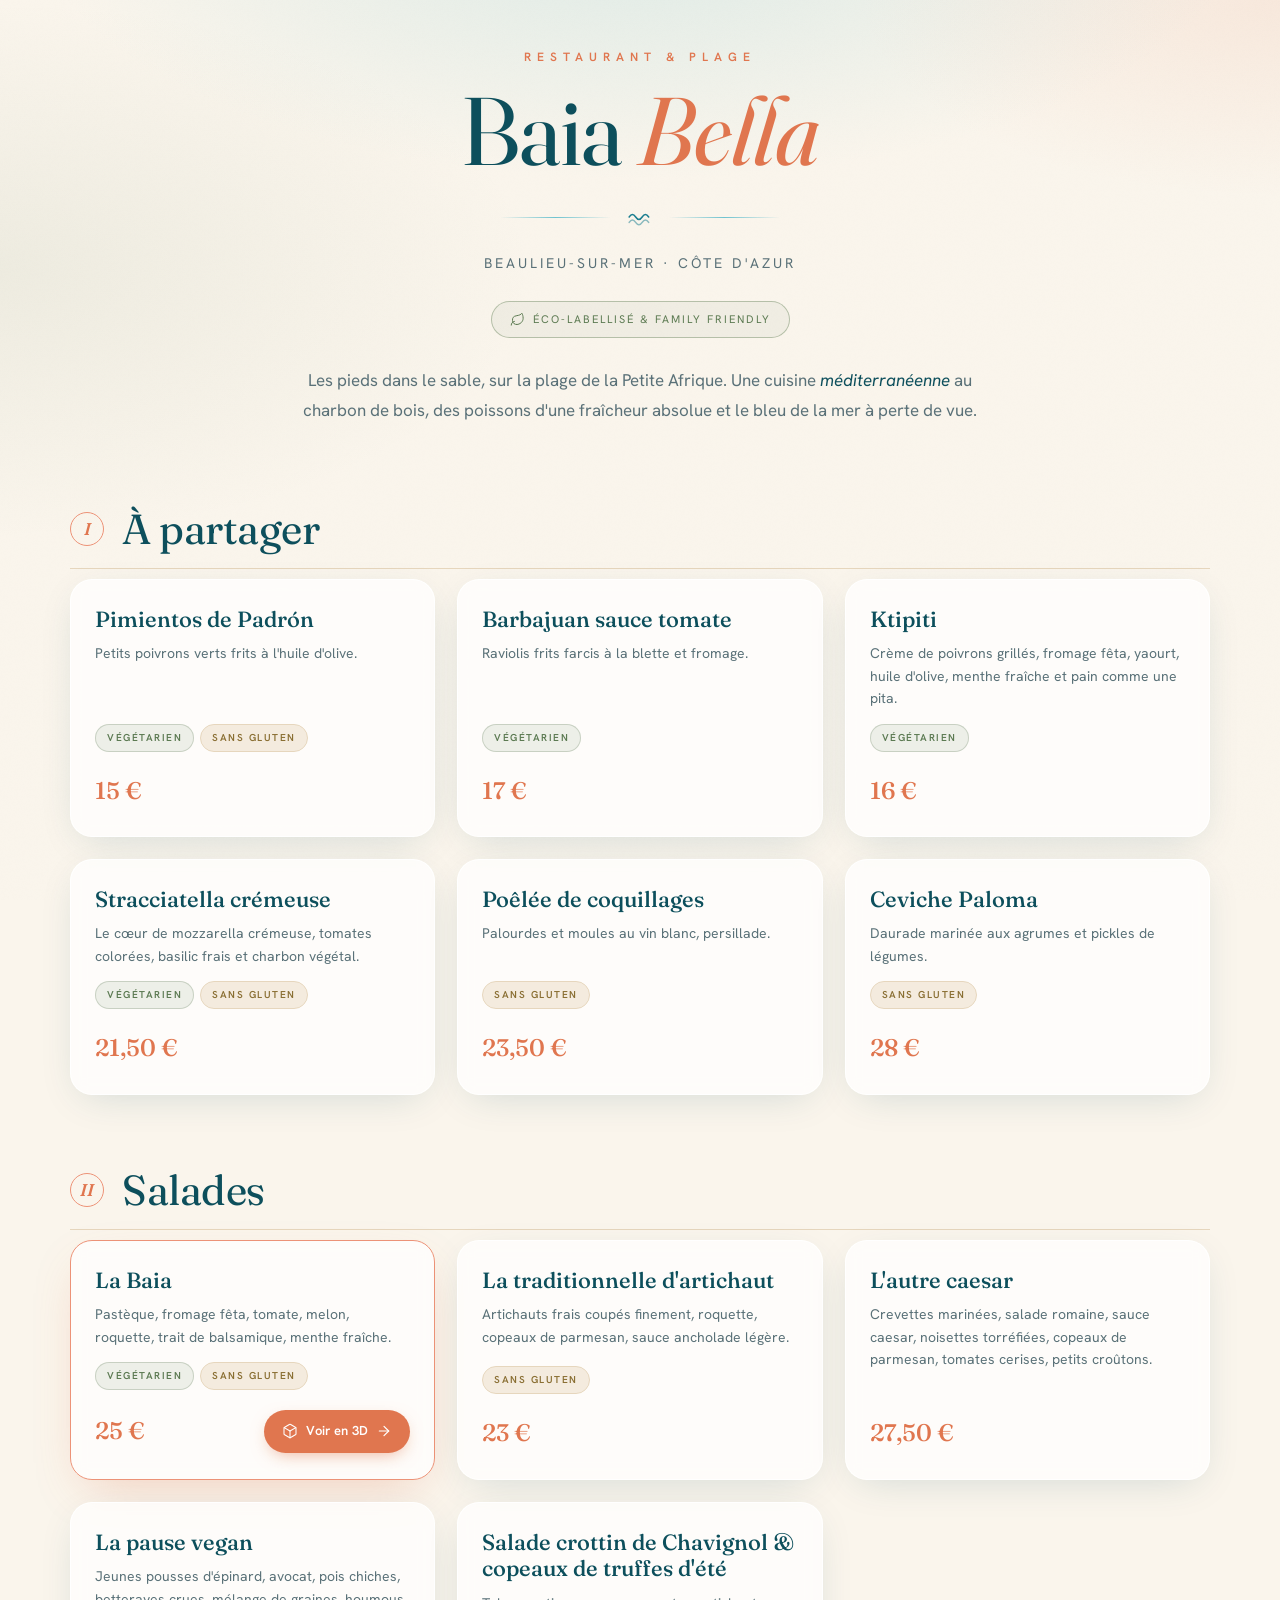
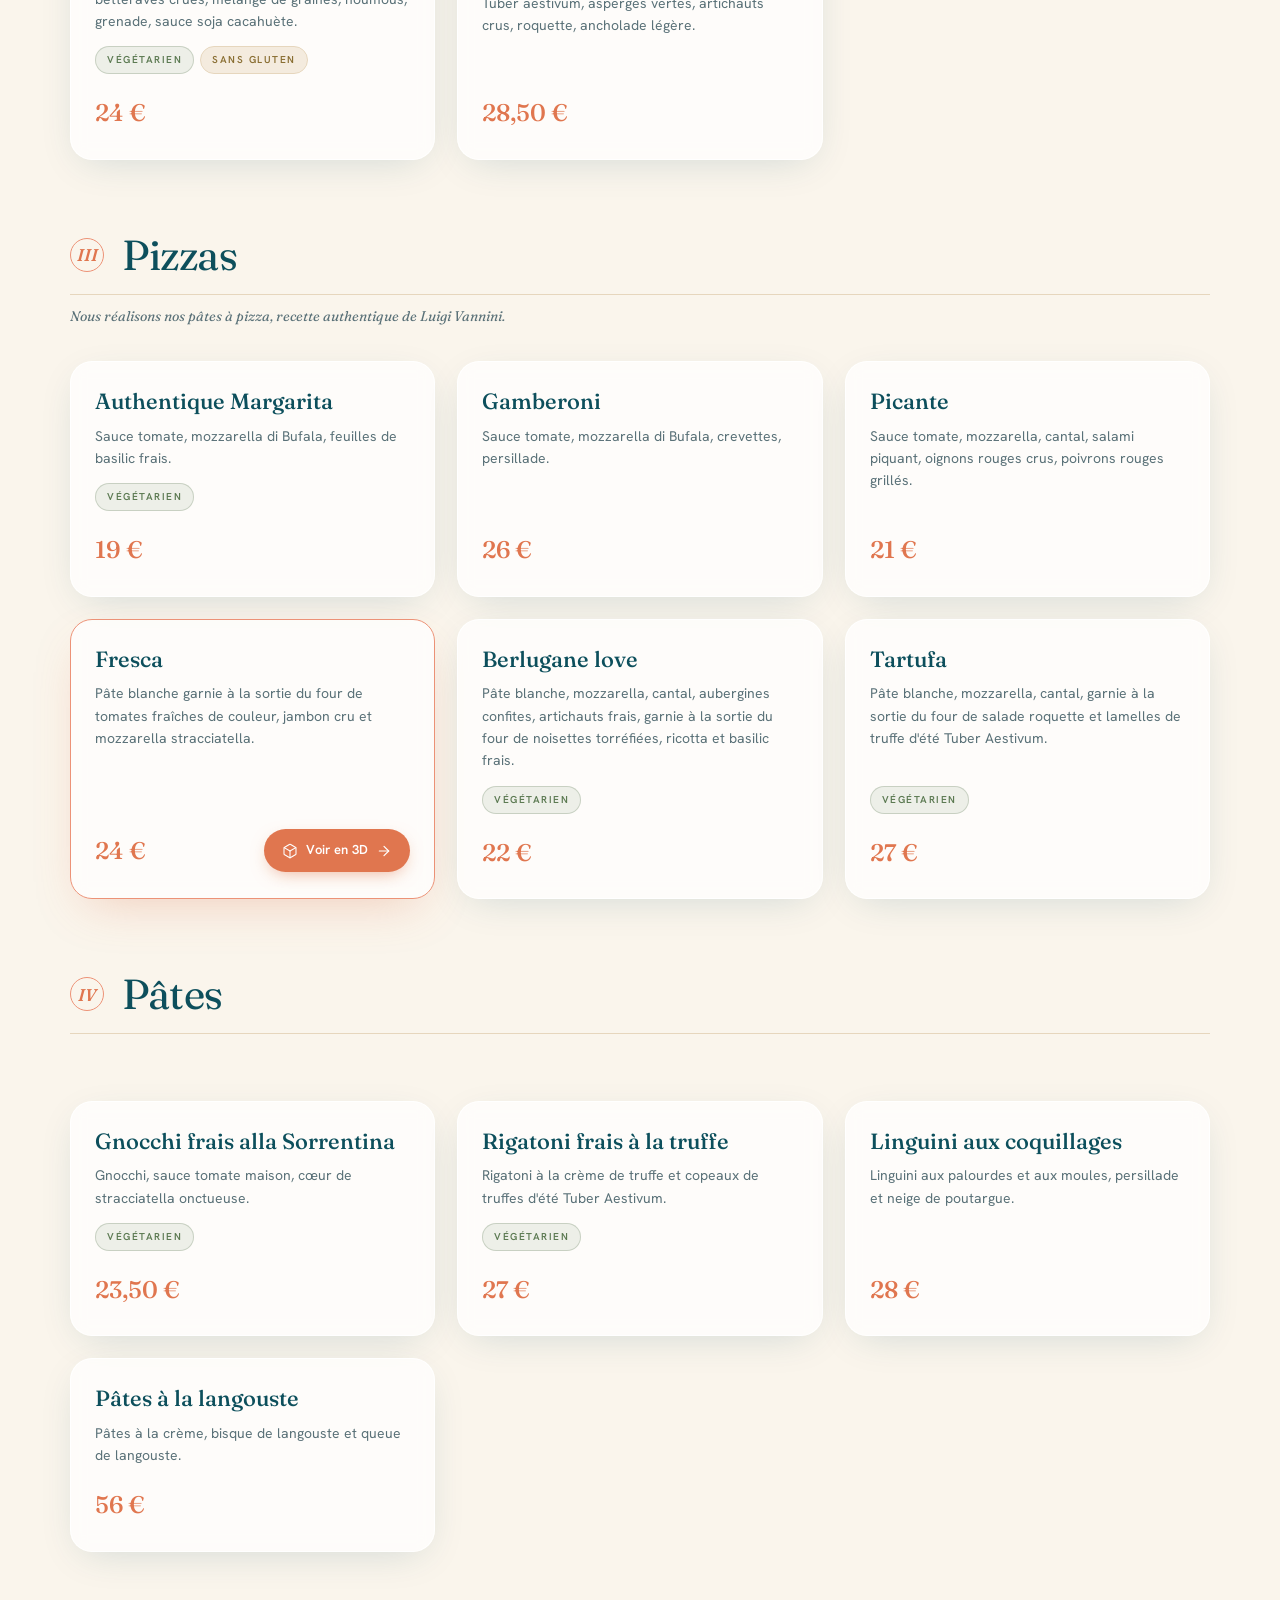
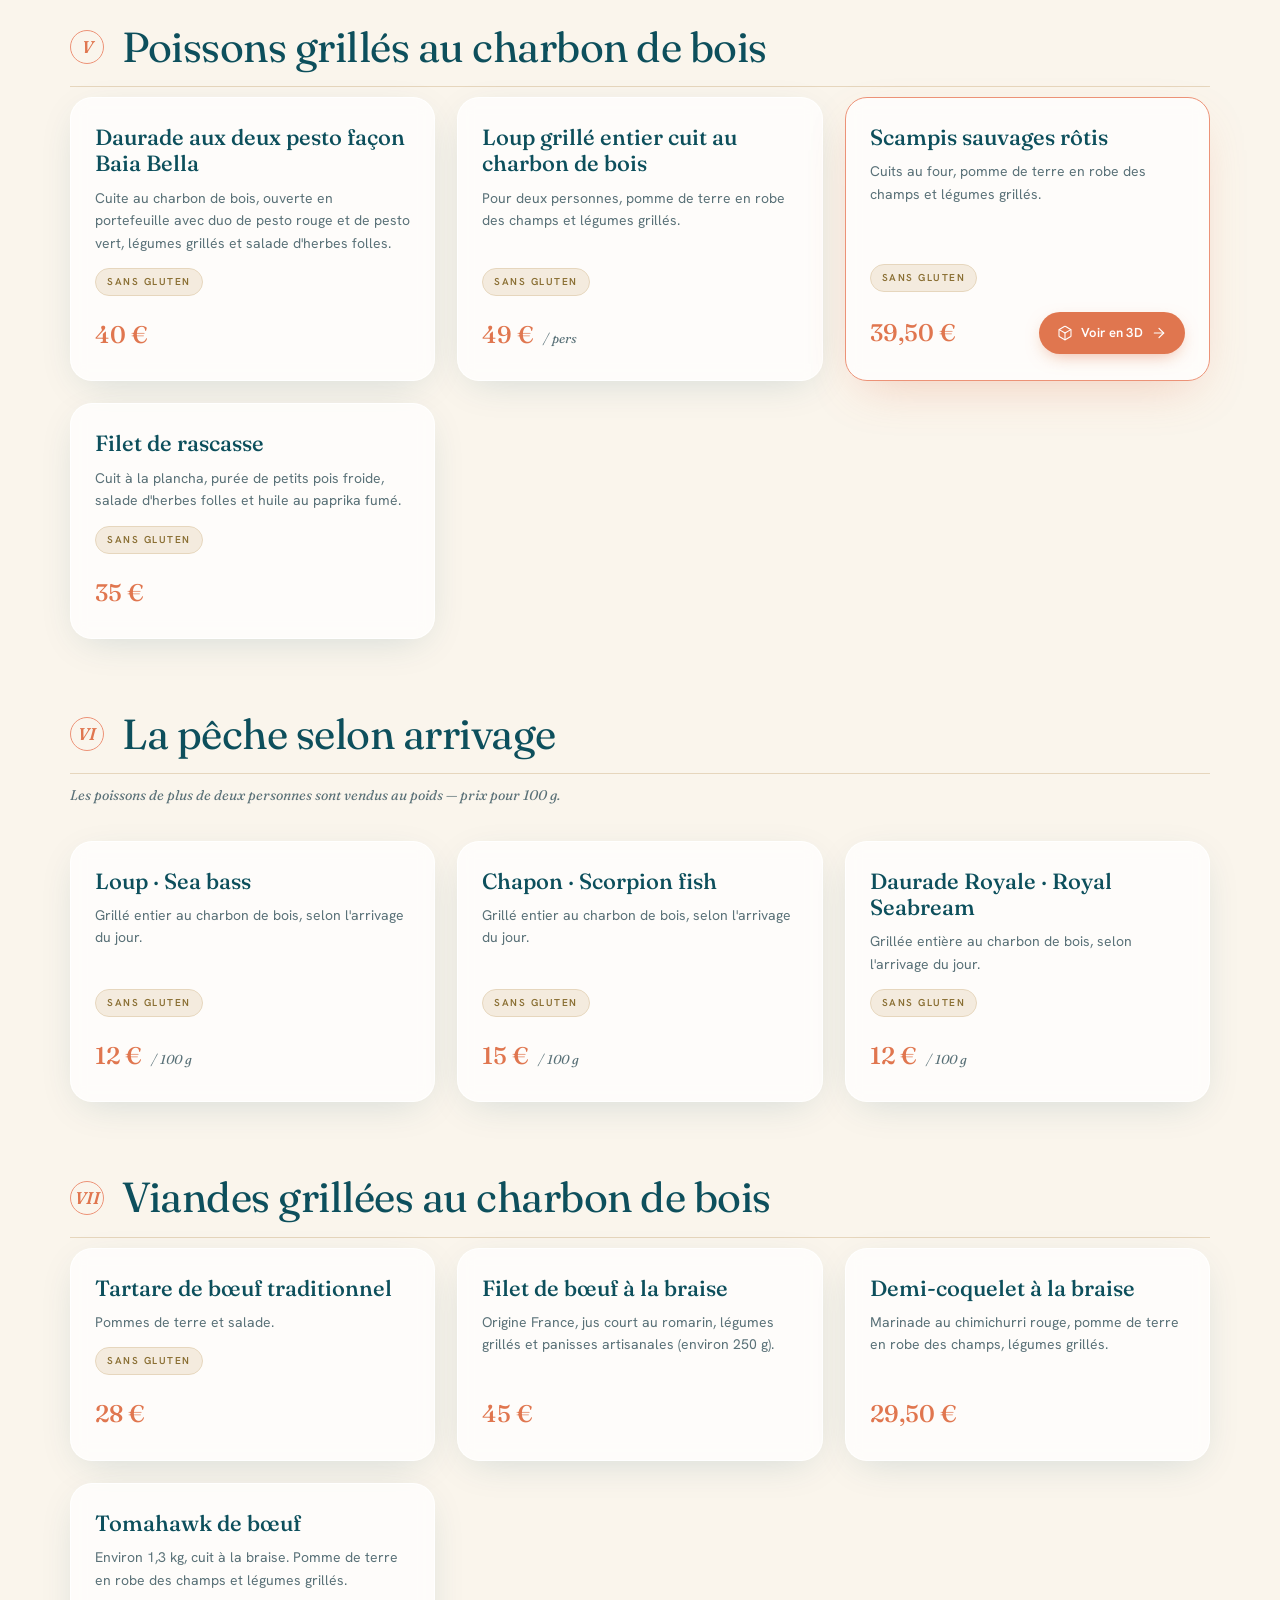
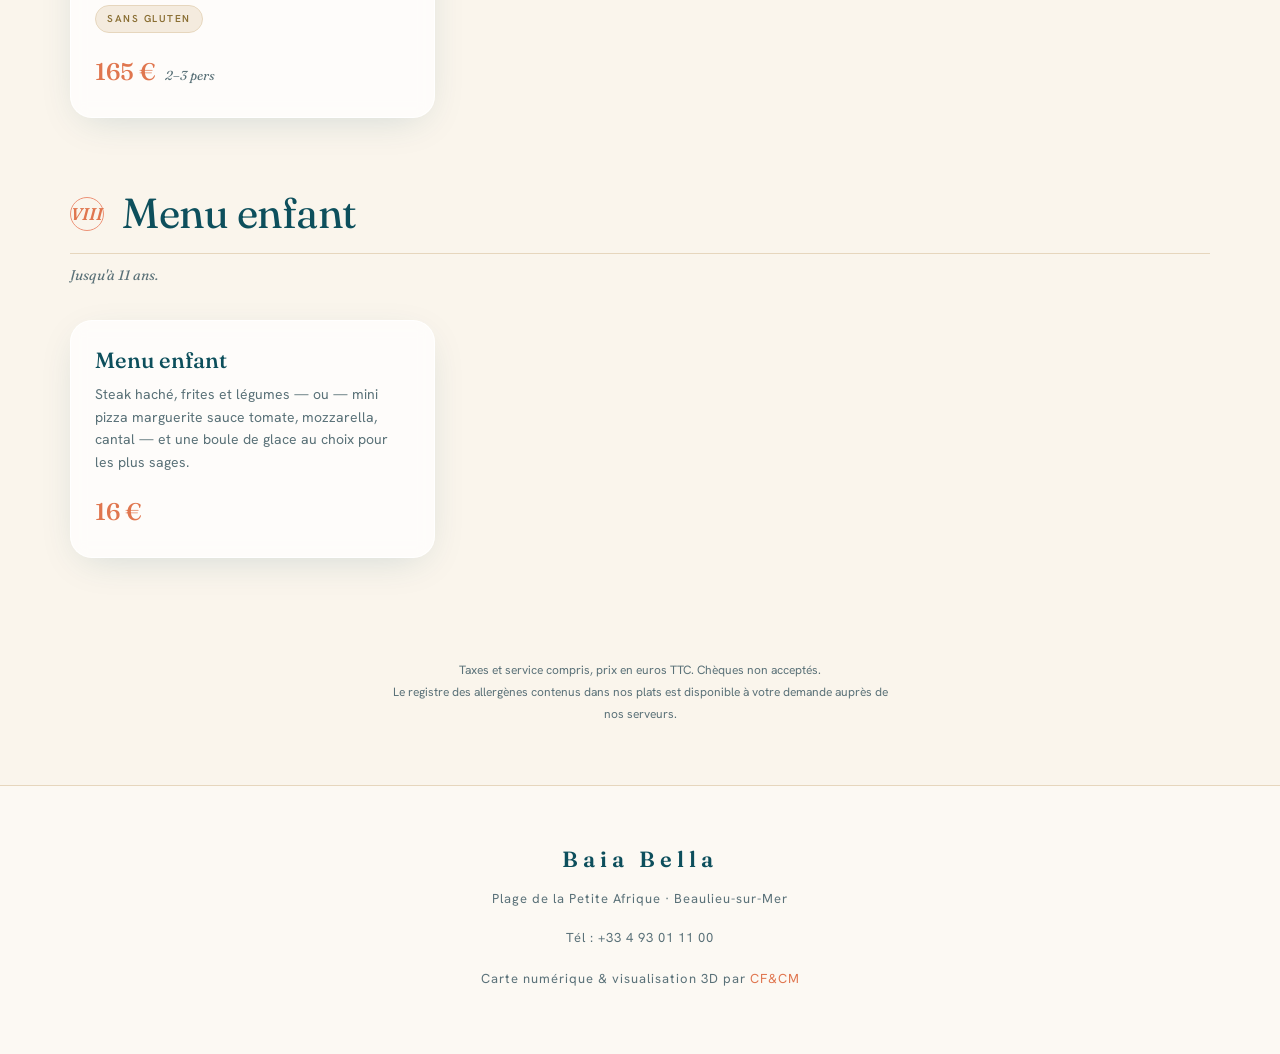
<file: index.html>
<!DOCTYPE html>
<html lang="fr">
<head>
  <meta charset="UTF-8">
  <meta name="viewport" content="width=device-width, initial-scale=1.0">
  <title>Baia Bella · Carte — Beaulieu-sur-Mer</title>
  <meta name="description" content="La carte de Baia Bella, restaurant & plage écologique à Beaulieu-sur-Mer, Côte d'Azur. Cuisine méditerranéenne au charbon de bois, poissons & fruits de mer.">
  <meta name="theme-color" content="#faf5ec">

  <link rel="preconnect" href="https://fonts.googleapis.com">
  <link rel="preconnect" href="https://fonts.gstatic.com" crossorigin>
  <link href="https://fonts.googleapis.com/css2?family=Fraunces:ital,opsz,wght@0,9..144,400;0,9..144,500;0,9..144,600;1,9..144,400;1,9..144,500&family=Hanken+Grotesk:wght@400;500;600;700&display=swap" rel="stylesheet">

  <link rel="stylesheet" href="style.css?v=27">
</head>
<body>

  <!-- Hero restaurant -->
  <section class="restaurant-hero">
    <p class="hero-eyebrow" data-reveal>Restaurant &amp; plage</p>
    <h1 class="restaurant-name" data-reveal style="--reveal-delay:1">Baia <em>Bella</em></h1>

    <div class="hero-rule" data-reveal style="--reveal-delay:2">
      <span class="rule-line"></span>
      <svg class="rule-ornament" viewBox="0 0 24 24" fill="none" stroke="currentColor" stroke-width="1.4" stroke-linecap="round" stroke-linejoin="round" aria-hidden="true">
        <path d="M2 12c2-3 4-3 6 0s4 3 6 0 4-3 6 0"></path>
        <path d="M2 17c2-3 4-3 6 0s4 3 6 0 4-3 6 0" opacity="0.5"></path>
      </svg>
      <span class="rule-line"></span>
    </div>

    <p class="restaurant-sub" data-reveal style="--reveal-delay:3">Beaulieu-sur-Mer · Côte d'Azur</p>

    <div data-reveal style="--reveal-delay:4">
      <span class="hero-eco">
        <svg viewBox="0 0 24 24" fill="none" stroke="currentColor" stroke-width="1.6" stroke-linecap="round" stroke-linejoin="round" aria-hidden="true">
          <path d="M11 20A7 7 0 0 1 9.8 6.1C15.5 5 17 4.48 19 2c1 2 2 4.18 2 8 0 5.5-4.78 10-10 10Z"></path>
          <path d="M2 21c0-3 1.85-5.36 5.08-6"></path>
        </svg>
        Éco-labellisé &amp; family friendly
      </span>
    </div>

    <p class="hero-intro" data-reveal style="--reveal-delay:5">
      Les pieds dans le sable, sur la plage de la Petite Afrique. Une cuisine
      <em>méditerranéenne</em> au charbon de bois, des poissons d'une fraîcheur
      absolue et le bleu de la mer à perte de vue.
    </p>
  </section>

  <!-- Carte générée par script.js -->
  <main id="menu"></main>

  <!-- Mentions de la carte -->
  <p class="menu-footnote" data-reveal>
    Taxes et service compris, prix en euros TTC. Chèques non acceptés.<br>
    Le registre des allergènes contenus dans nos plats est disponible à votre demande auprès de nos serveurs.
  </p>

  <!-- Footer -->
  <footer class="site-footer">
    <div class="footer-mark">Baia Bella</div>
    <p>Plage de la Petite Afrique · Beaulieu-sur-Mer</p>
    <p class="footer-contact">Tél : +33&nbsp;4&nbsp;93&nbsp;01&nbsp;11&nbsp;00</p>
    <p class="footer-fine">Carte numérique &amp; visualisation 3D par <a href="https://cf-cm.com" target="_blank" rel="noopener">CF&amp;CM</a></p>
  </footer>

  <script src="script.js?v=27"></script>
</body>
</html>
</file>
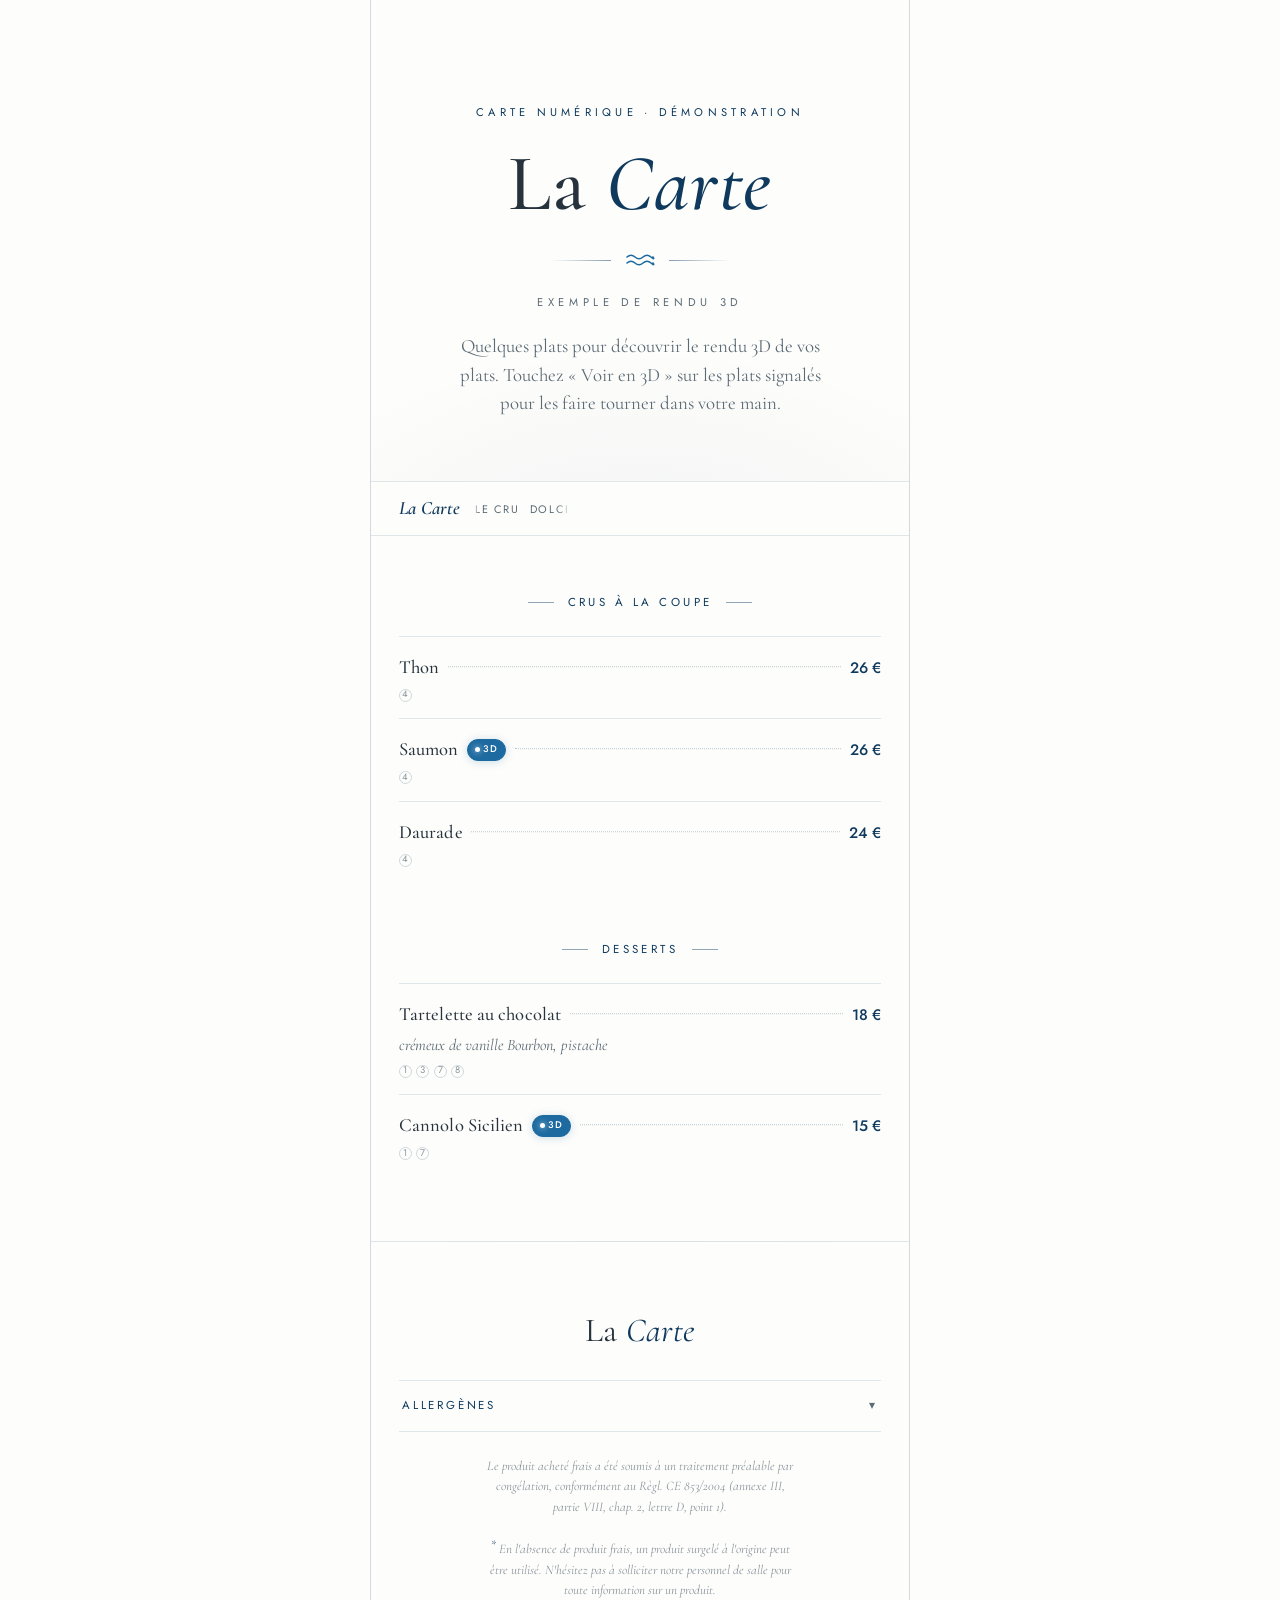
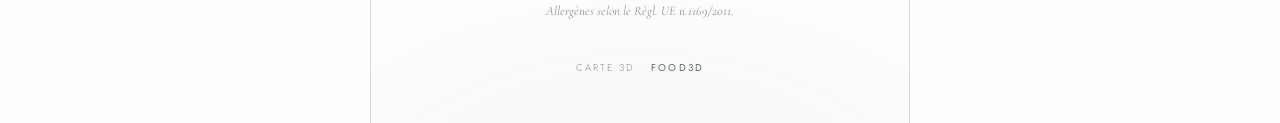
<file: carte-2.html>
<!DOCTYPE html>
<html lang="fr">
<head>
<meta charset="UTF-8">
<meta name="viewport" content="width=device-width, initial-scale=1, viewport-fit=cover">
<title>La Carte — Démonstration 3D</title>
<meta name="description" content="Carte numérique — exemple de rendu 3D. Carte interactive de démonstration.">
<meta name="theme-color" content="#fdfdfb">

<!-- Polices : Cormorant Garamond (titres & plats) · Jost (interface) -->
<link rel="preconnect" href="https://fonts.googleapis.com">
<link rel="preconnect" href="https://fonts.gstatic.com" crossorigin>
<link href="https://fonts.googleapis.com/css2?family=Cormorant+Garamond:ital,wght@0,400;0,500;0,600;1,400;1,500&family=Jost:wght@300;400;500&display=swap" rel="stylesheet">

<style>
/* ============================================================
   SALINA — TOKENS
   Palette ancrée dans le monde de Salina : encre de mer profonde,
   or champagne sicilien, écume crème. Le bleu marine est réservé
   EXCLUSIVEMENT à l'affordance 3D (la dimension "vivante").
   ============================================================ */
:root{
  /* Palette claire — blanc papier & bleu marine, fidèle à la carte imprimée.
     (Les noms de variables sont conservés ; seules leurs valeurs changent.) */
  --ink:#fdfdfb;        /* fond — blanc papier */
  --ink-2:#f4f3ee;      /* surface légère — scène 3D */
  --abyss:#eceae3;      /* fond le plus profond (clair) */

  --foam:#26333d;       /* texte principal — ardoise sombre */
  --mist:#5c6b75;       /* texte secondaire — ardoise */
  --mist-dim:#8a949c;   /* méta, unités */

  --gold:#0f3a5e;       /* accent unique : bleu marine (logo Salina) */
  --gold-bright:#1d6aa0;
  --gold-dim:rgba(15,58,94,.18);
  --leader:rgba(15,58,94,.28);

  --marine:#1d6aa0;     /* RÉSERVÉ à la 3D — bleu vif */
  --marine-dim:rgba(29,106,160,.12);
  --marine-glow:rgba(29,106,160,.42);

  --line:rgba(15,58,94,.12);

  --col:min(540px, 100%);
  --pad:clamp(1.15rem, 5vw, 1.75rem);
}

*{margin:0;padding:0;box-sizing:border-box}
html{-webkit-text-size-adjust:100%}
body{
  background:var(--ink);
  color:var(--foam);
  font-family:"Cormorant Garamond",Georgia,serif;
  font-size:18px;
  line-height:1.45;
  -webkit-font-smoothing:antialiased;
  text-rendering:optimizeLegibility;
  overflow-x:hidden;
}
/* Pas de grain sur fond blanc — surface nette comme la carte imprimée */
body::before{display:none}
img{max-width:100%;display:block}
button{font-family:inherit;cursor:pointer;background:none;border:none;color:inherit}
:focus-visible{outline:2px solid var(--marine);outline-offset:3px;border-radius:2px}

/* Colonne centrale — la carte se présente comme un grand carton vertical */
.page{
  position:relative;z-index:1;
  width:var(--col);margin-inline:auto;
}
@media(min-width:600px){
  .page{border-inline:1px solid var(--gold-dim)}
}

/* ============================================================
   HERO
   ============================================================ */
.hero{
  position:relative;
  padding:clamp(4rem,16vw,6.5rem) var(--pad) clamp(2.5rem,10vw,4rem);
  text-align:center;
  background:radial-gradient(120% 80% at 50% 120%, rgba(15,58,94,.05), transparent 60%);
}
.hero__eyebrow{
  font-family:"Jost",sans-serif;font-weight:400;
  font-size:.7rem;letter-spacing:.38em;text-transform:uppercase;
  color:var(--gold);margin-bottom:1.6rem;
}
.hero__mark{
  font-family:"Cormorant Garamond",Georgia,serif;font-weight:500;
  font-size:clamp(3.2rem,15vw,5rem);line-height:.95;letter-spacing:.01em;
}
.hero__mark .m-la{color:var(--foam);font-style:normal}
.hero__mark .m-carte{color:var(--gold);font-style:italic}
.hero__wave{
  display:flex;align-items:center;justify-content:center;gap:.9rem;
  margin:1.9rem auto 1.6rem;
}
.hero__wave i{display:block;height:1px;width:clamp(40px,12vw,60px)}
.hero__wave i:first-child{background:linear-gradient(90deg,transparent,rgba(15,58,94,.5))}
.hero__wave i:last-child{background:linear-gradient(90deg,rgba(15,58,94,.5),transparent)}
.hero__wave svg{flex:none;color:var(--marine);display:block}
.hero__sub{
  font-family:"Jost",sans-serif;font-weight:400;
  font-size:.7rem;letter-spacing:.42em;text-transform:uppercase;
  color:var(--mist);
}
.hero__tag{
  font-size:1.18rem;color:var(--mist);line-height:1.5;
  max-width:42ch;margin:1.4rem auto 0;
}

/* ============================================================
   NAV STICKY (chapitres)
   ============================================================ */
.nav{
  position:sticky;top:0;z-index:40;
  display:flex;align-items:center;gap:.75rem;
  padding:.7rem var(--pad);
  background:rgba(253,253,251,.86);
  backdrop-filter:blur(14px);-webkit-backdrop-filter:blur(14px);
  border-block:1px solid var(--line);
}
.nav__mark{
  font-family:"Cormorant Garamond",Georgia,serif;font-style:italic;font-weight:600;
  font-size:1.18rem;color:var(--gold);flex:none;line-height:1;padding-bottom:.05em;letter-spacing:.01em;
}
.nav__scroll{
  display:flex;gap:.35rem;overflow-x:auto;scroll-behavior:smooth;
  -ms-overflow-style:none;scrollbar-width:none;mask-image:linear-gradient(90deg,transparent,#000 6px,#000 calc(100% - 16px),transparent);
}
.nav__scroll::-webkit-scrollbar{display:none}
.nav__btn{
  flex:none;position:relative;
  font-family:"Jost",sans-serif;font-weight:400;
  font-size:.68rem;letter-spacing:.16em;text-transform:uppercase;
  color:var(--mist);padding:.45rem .15rem;white-space:nowrap;
  transition:color .25s;
}
.nav__btn::after{
  content:"";position:absolute;left:0;right:0;bottom:0;height:1px;
  background:var(--gold);transform:scaleX(0);transition:transform .25s;
}
.nav__btn.is-active{color:var(--gold)}
.nav__btn.is-active::after{transform:scaleX(1)}

/* ============================================================
   SECTIONS & PLATS
   ============================================================ */
.section{padding:0 var(--pad);scroll-margin-top:78px}
.section + .section{margin-top:clamp(2.6rem,9vw,3.6rem)}
.section--first{margin-top:clamp(2.6rem,9vw,3.6rem)}

.head{display:flex;flex-direction:column;align-items:center;text-align:center;margin-bottom:1.6rem}
.head__eyebrow{
  display:flex;align-items:center;gap:.85rem;
  font-family:"Jost",sans-serif;font-weight:400;
  font-size:.72rem;letter-spacing:.3em;text-transform:uppercase;color:var(--gold);
}
.head__eyebrow::before,.head__eyebrow::after{
  content:"";height:1px;width:26px;background:var(--gold);opacity:.45;
}
.head__sub{font-style:italic;font-size:.98rem;color:var(--mist);margin-top:.55rem;max-width:34ch}

.dish{padding:1.05rem 0;border-top:1px solid var(--line)}
.dish:first-of-type{border-top:none}
.dish__head{display:flex;align-items:baseline;gap:.55rem}
.dish__name{font-weight:500;font-size:1.16rem;color:var(--foam);letter-spacing:.005em}
.dish__name sup{color:var(--gold);font-size:.7em;font-weight:600}
.dish__leader{flex:1 1 auto;min-width:1.5rem;border-bottom:1px dotted var(--leader);transform:translateY(-.32em)}
.dish__price{flex:none;font-family:"Jost",sans-serif;font-weight:500;font-size:.95rem;color:var(--gold);letter-spacing:.02em}
.dish__desc{font-style:italic;font-size:1rem;color:var(--mist);line-height:1.5;margin-top:.3rem;max-width:46ch}
.dish__meta{display:flex;flex-wrap:wrap;align-items:center;gap:.45rem;margin-top:.5rem}
.unit{
  font-family:"Jost",sans-serif;font-weight:400;font-size:.62rem;
  letter-spacing:.14em;text-transform:uppercase;color:var(--mist-dim);
}
.alg{display:flex;flex-wrap:wrap;gap:.28rem}
.alg__chip{
  font-family:"Jost",sans-serif;font-weight:400;font-size:.6rem;
  min-width:1.35em;height:1.35em;padding:0 .25em;
  display:inline-flex;align-items:center;justify-content:center;
  border:1px solid var(--gold-dim);border-radius:999px;color:var(--mist-dim);
}

/* Badge 3D — la signature interactive (seul usage du bleu marine) */
.badge3d{
  text-decoration:none;
  flex:none;align-self:center;
  display:inline-flex;align-items:center;gap:.36em;
  font-family:"Jost",sans-serif;font-weight:500;font-size:.6rem;
  letter-spacing:.14em;text-transform:uppercase;
  color:#fff;
  padding:.32em .66em;border:1px solid var(--marine);border-radius:999px;
  background:var(--marine);
  transition:background .25s,box-shadow .25s,transform .15s;
  box-shadow:0 1px 8px rgba(29,106,160,.22);
  animation:pulse 3.2s ease-in-out infinite;
}
.badge3d .dot{width:5px;height:5px;border-radius:50%;background:#fff;box-shadow:0 0 6px rgba(255,255,255,.85)}
.badge3d:hover{background:#155688;box-shadow:0 2px 14px var(--marine-glow)}
.badge3d:active{transform:scale(.95)}
@keyframes pulse{0%,100%{box-shadow:0 1px 8px rgba(29,106,160,.2)}50%{box-shadow:0 2px 16px var(--marine-glow)}}

/* ============================================================
   FOOTER
   ============================================================ */
.foot{padding:clamp(3rem,12vw,4.5rem) var(--pad) calc(3rem + env(safe-area-inset-bottom));margin-top:clamp(3rem,10vw,4rem);
  border-top:1px solid var(--line);
  background:radial-gradient(120% 80% at 50% 120%, rgba(15,58,94,.04), transparent 60%);text-align:center}
.foot__mark{font-family:"Cormorant Garamond",Georgia,serif;font-size:2.1rem;line-height:1;letter-spacing:.01em}
.foot__mark .m-la{color:var(--foam);font-style:normal}
.foot__mark .m-carte{color:var(--gold);font-style:italic}

.accordion{max-width:100%;margin:2rem 0 1.5rem;text-align:left;border-top:1px solid var(--line);border-bottom:1px solid var(--line)}
.accordion__btn{
  width:100%;display:flex;align-items:center;justify-content:space-between;
  padding:1.05rem .2rem;
  font-family:"Jost",sans-serif;font-weight:400;font-size:.72rem;
  letter-spacing:.24em;text-transform:uppercase;color:var(--gold);
}
.accordion__btn .chev{transition:transform .3s;color:var(--mist)}
.accordion[open] .chev{transform:rotate(180deg)}
.accordion__body{padding:0 .2rem 1.2rem;
  display:grid;grid-template-columns:repeat(2,1fr);gap:.5rem 1.2rem}
@media(max-width:380px){.accordion__body{grid-template-columns:1fr}}
.accordion__item{display:flex;gap:.55rem;font-size:.92rem;color:var(--mist);font-style:italic;line-height:1.35}
.accordion__item b{font-family:"Jost",sans-serif;font-style:normal;font-weight:500;font-size:.7rem;color:var(--gold);min-width:1.2em}

.legal{font-style:italic;font-size:.82rem;color:var(--mist-dim);line-height:1.55;max-width:52ch;margin:0 auto}
.credit{
  margin-top:2.5rem;
  font-family:"Jost",sans-serif;font-weight:300;font-size:.62rem;
  letter-spacing:.22em;text-transform:uppercase;color:var(--mist-dim);
}
.credit b{color:var(--mist);font-weight:400}

/* ============================================================
   ANIMATIONS D'APPARITION
   ============================================================ */
.reveal{opacity:0;transform:translateY(14px);transition:opacity .6s ease,transform .6s ease}
.reveal.in{opacity:1;transform:none}
@media(prefers-reduced-motion:reduce){
  *{animation:none!important;scroll-behavior:auto!important}
  .reveal{opacity:1;transform:none;transition:none}
  .badge3d{
  text-decoration:none;animation:none}
}
</style>
</head>
<body>

<main class="page">

  <!-- HERO -->
  <header class="hero">
    <p class="hero__eyebrow">Carte numérique&nbsp;·&nbsp;Démonstration</p>
    <h1 class="hero__mark"><span class="m-la">La</span> <span class="m-carte">Carte</span></h1>
    <div class="hero__wave" aria-hidden="true">
      <i></i>
      <svg width="30" height="16" viewBox="0 0 30 16" fill="none">
        <path d="M2 5 Q6 1.5 10 5 T18 5 T26 5 T28 5" stroke="currentColor" stroke-width="1.6" stroke-linecap="round" stroke-linejoin="round"/>
        <path d="M2 11 Q6 7.5 10 11 T18 11 T26 11 T28 11" stroke="currentColor" stroke-width="1.6" stroke-linecap="round" stroke-linejoin="round"/>
      </svg>
      <i></i>
    </div>
    <p class="hero__sub">Exemple de rendu 3D</p>
    <p class="hero__tag">Quelques plats pour découvrir le rendu 3D de vos plats. Touchez «&nbsp;Voir en 3D&nbsp;» sur les plats signalés pour les faire tourner dans votre main.</p>
  </header>

  <!-- NAV STICKY -->
  <nav class="nav" aria-label="Chapitres de la carte">
    <span class="nav__mark" aria-hidden="true">La&nbsp;Carte</span>
    <div class="nav__scroll" id="nav"></div>
  </nav>

  <!-- MENU (injecté par JS) -->
  <div id="menu"></div>

  <!-- FOOTER -->
  <footer class="foot">
    <p class="foot__mark" aria-hidden="true"><span class="m-la">La</span> <span class="m-carte">Carte</span></p>

    <details class="accordion">
      <summary class="accordion__btn">Allergènes <span class="chev">▾</span></summary>
      <div class="accordion__body" id="allergens"></div>
    </details>

    <p class="legal">
      Le produit acheté frais a été soumis à un traitement préalable par congélation, conformément au Règl. CE 853/2004 (annexe III, partie VIII, chap. 2, lettre D, point 1).
      <br><br>
      <sup style="color:var(--gold)">*</sup> En l'absence de produit frais, un produit surgelé à l'origine peut être utilisé. N'hésitez pas à solliciter notre personnel de salle pour toute information sur un produit.
      <br>Allergènes selon le Règl. UE n.1169/2011.
    </p>

    <p class="credit">Carte 3D&nbsp;·&nbsp;<b>Food3D</b></p>
  </footer>
</main>


<script>
/* ============================================================
   SALINA — DONNÉES DE LA CARTE
   ------------------------------------------------------------
   Modèle de donnée par plat :
     name      : nom du plat
     desc      : description (optionnelle)
     price     : "38"  | "18 / 22" (deux formats) | "20 / 100 g" géré via `unit`
     unit      : libellé d'unité ("pour 2", "/ 100 g", "/ pièce"...) — optionnel
     alg       : tableau des n° d'allergènes — optionnel
     splat     : clé du plat dans salina-viewer.js — optionnel
                 (la présence d'une clé ajoute automatiquement le badge "3D",
                  qui ouvre salina3.html?dish=cléDuPlat)
   ============================================================ */

const CHAPTERS = [
  {
    id: "cru", nav: "Le Cru",
    sections: [
      {
        title: "Crus à la coupe",
        items: [
          { name:"Thon", price:"26", alg:[4] },
          { name:"Saumon", price:"26", alg:[4], splat:"saumon" },
          { name:"Daurade", price:"24", alg:[4] },
        ]
      }
    ]
  },
  {
    id: "dolci", nav: "Dolci",
    sections: [
      {
        title: "Desserts",
        items: [
          { name:"Tartelette au chocolat", desc:"crémeux de vanille Bourbon, pistache", price:"18", alg:[1,3,7,8] },
          { name:"Cannolo Sicilien", price:"15", alg:[1,7], splat:"dessert" },
        ]
      }
    ]
  },
];

const ALLERGENS = [
  "Céréales contenant du gluten","Crustacés","Œufs","Poisson","Arachides","Soja",
  "Lait","Fruits à coques","Céleri","Moutarde","Graines de sésame",
  "Anhydride sulfureux & sulfites","Lupin","Mollusques"
];

/* ============================================================
   RENDU
   ============================================================ */
const $ = (s, c=document) => c.querySelector(s);
const el = (tag, cls) => { const n=document.createElement(tag); if(cls) n.className=cls; return n; };

function fmtPrice(p){ return `${p}\u202F€`; }   // espace fine insécable avant €

function buildDish(item){
  const dish = el("div","dish reveal");

  const head = el("div","dish__head");
  const name = el("span","dish__name");
  name.innerHTML = item.name;
  head.appendChild(name);

  if(item.splat){
    const badge = el("a","badge3d");
    badge.href = "salina3.html?dish=" + item.splat;
    badge.setAttribute("aria-label", "Voir " + name.textContent.trim() + " en 3D");
    badge.innerHTML = '<span class="dot"></span>3D';
    head.appendChild(badge);
  }

  head.appendChild(el("span","dish__leader"));
  const price = el("span","dish__price");
  price.textContent = fmtPrice(item.price);
  head.appendChild(price);
  dish.appendChild(head);

  if(item.desc){
    const d = el("p","dish__desc");
    d.textContent = item.desc;
    dish.appendChild(d);
  }

  if(item.unit || (item.alg && item.alg.length)){
    const meta = el("div","dish__meta");
    if(item.unit){
      const u = el("span","unit");
      u.textContent = item.unit;
      meta.appendChild(u);
    }
    if(item.alg && item.alg.length){
      const alg = el("div","alg");
      item.alg.forEach(n => {
        const c = el("span","alg__chip");
        c.textContent = n;
        c.title = ALLERGENS[n-1] || "";
        alg.appendChild(c);
      });
      meta.appendChild(alg);
    }
    dish.appendChild(meta);
  }
  return dish;
}

function render(){
  const menu = $("#menu");
  const nav  = $("#nav");

  CHAPTERS.forEach((chapter, ci) => {
    // bouton de nav
    const btn = el("button","nav__btn");
    btn.type = "button";
    btn.textContent = chapter.nav;
    btn.dataset.target = chapter.id;
    btn.addEventListener("click", () => {
      const t = document.getElementById(chapter.id);
      if(t) window.scrollTo({ top: t.offsetTop - 64, behavior:"smooth" });
    });
    nav.appendChild(btn);

    // sections du chapitre
    chapter.sections.forEach((sec, si) => {
      const section = el("section", "section" + (ci===0 && si===0 ? " section--first" : ""));
      if(si===0) section.id = chapter.id;          // ancre = 1re section du chapitre
      section.dataset.chapter = chapter.id;

      const head = el("div","head reveal");
      const eb = el("div","head__eyebrow");
      eb.innerHTML = `<span>${sec.title}</span>`;
      head.appendChild(eb);
      if(sec.sub){
        const sub = el("p","head__sub");
        sub.textContent = sec.sub;
        head.appendChild(sub);
      }
      section.appendChild(head);

      sec.items.forEach(it => section.appendChild(buildDish(it)));
      menu.appendChild(section);
    });
  });

  // légende allergènes
  const algBox = $("#allergens");
  ALLERGENS.forEach((label, i) => {
    const item = el("div","accordion__item");
    item.innerHTML = `<b>${i+1}</b><span>${label}</span>`;
    algBox.appendChild(item);
  });
}

/* ============================================================
   NAV ACTIVE + APPARITIONS (IntersectionObserver)
   ============================================================ */
function setupObservers(){
  const navBtns = [...document.querySelectorAll(".nav__btn")];

  // surlignage du chapitre courant
  const chapterSections = [...document.querySelectorAll("section[id]")];
  const navObs = new IntersectionObserver((entries) => {
    entries.forEach(e => {
      if(e.isIntersecting){
        const id = e.target.id;
        navBtns.forEach(b => b.classList.toggle("is-active", b.dataset.target === id));
        const active = navBtns.find(b => b.dataset.target === id);
        if(active) active.scrollIntoView({ inline:"center", block:"nearest", behavior:"smooth" });
      }
    });
  }, { rootMargin: "-45% 0px -50% 0px", threshold: 0 });
  chapterSections.forEach(s => navObs.observe(s));

  // apparition douce
  if(!window.matchMedia("(prefers-reduced-motion: reduce)").matches){
    const revObs = new IntersectionObserver((entries) => {
      entries.forEach(e => {
        if(e.isIntersecting){ e.target.classList.add("in"); revObs.unobserve(e.target); }
      });
    }, { rootMargin: "0px 0px -8% 0px", threshold: .08 });
    document.querySelectorAll(".reveal").forEach(n => revObs.observe(n));
  } else {
    document.querySelectorAll(".reveal").forEach(n => n.classList.add("in"));
  }
}

/* ============================================================
   INIT
   ============================================================ */
render();
setupObservers();
</script>
</body>
</html>
</file>
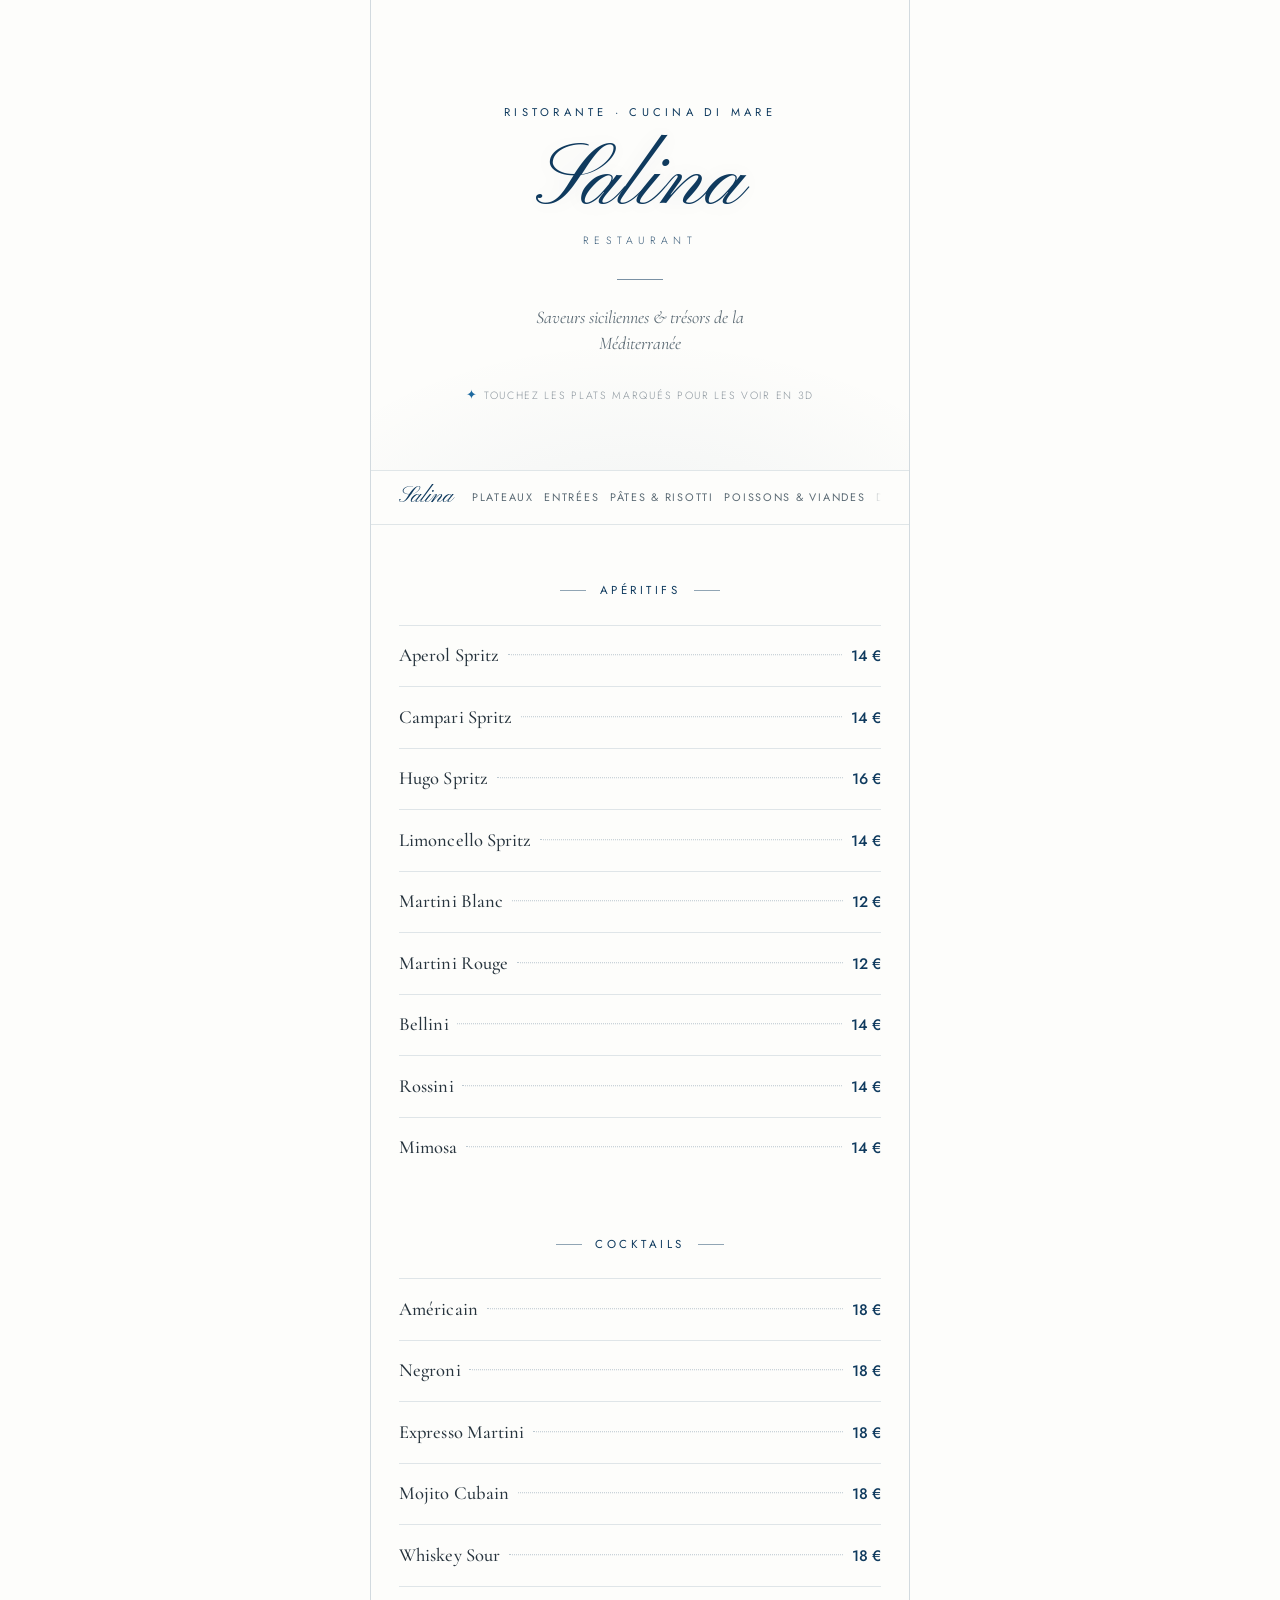
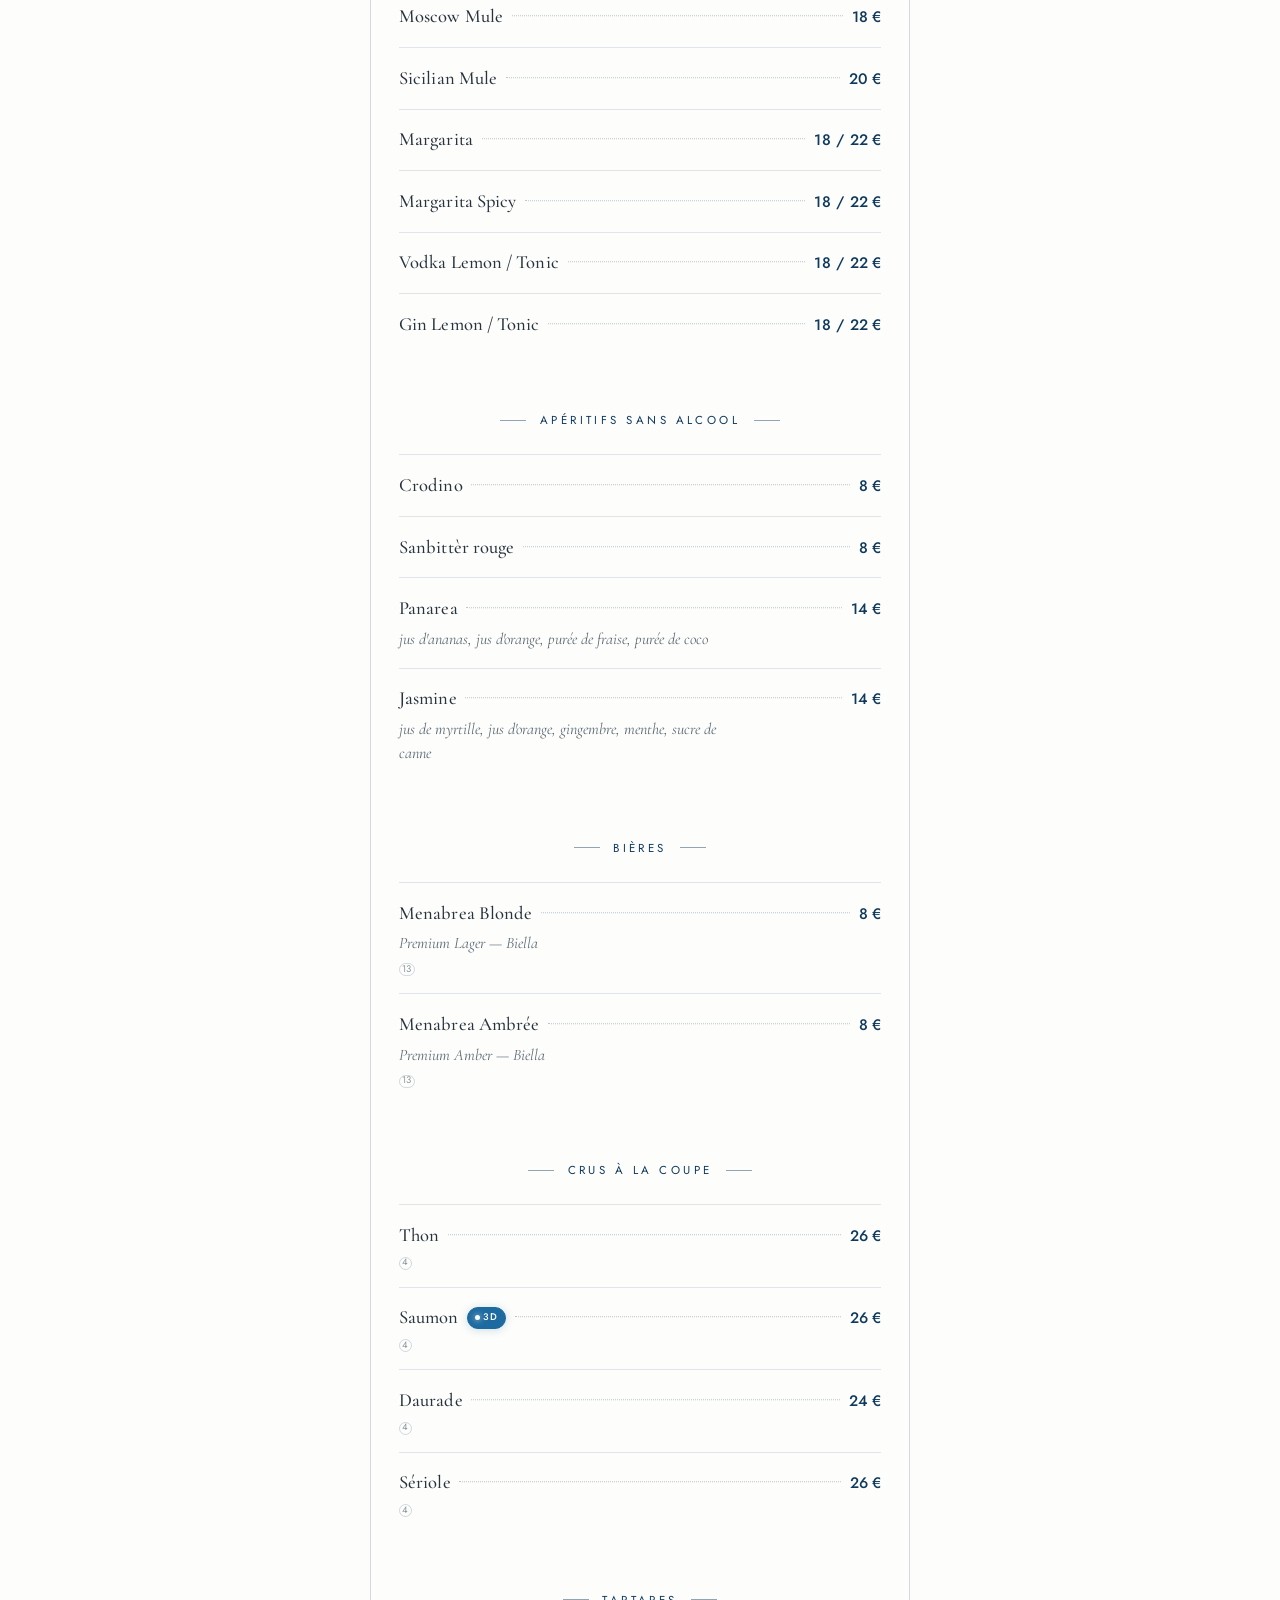
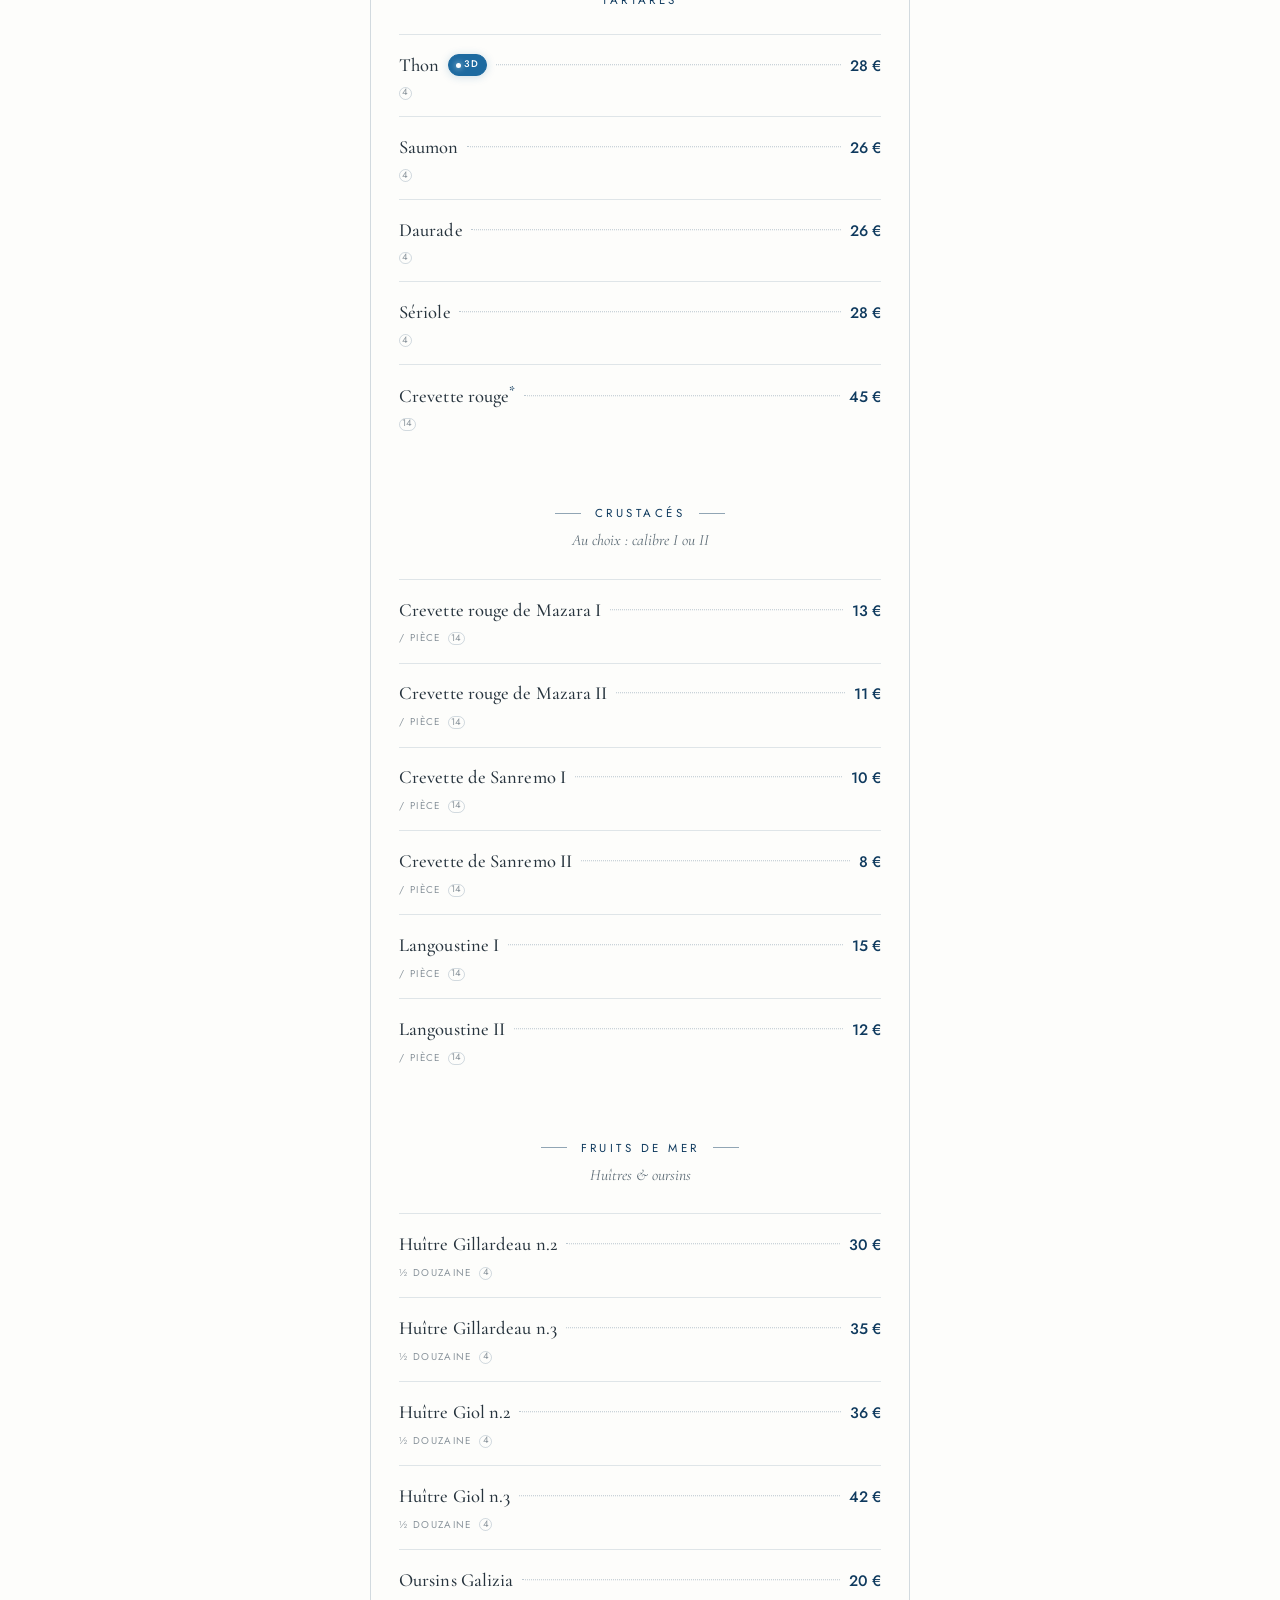
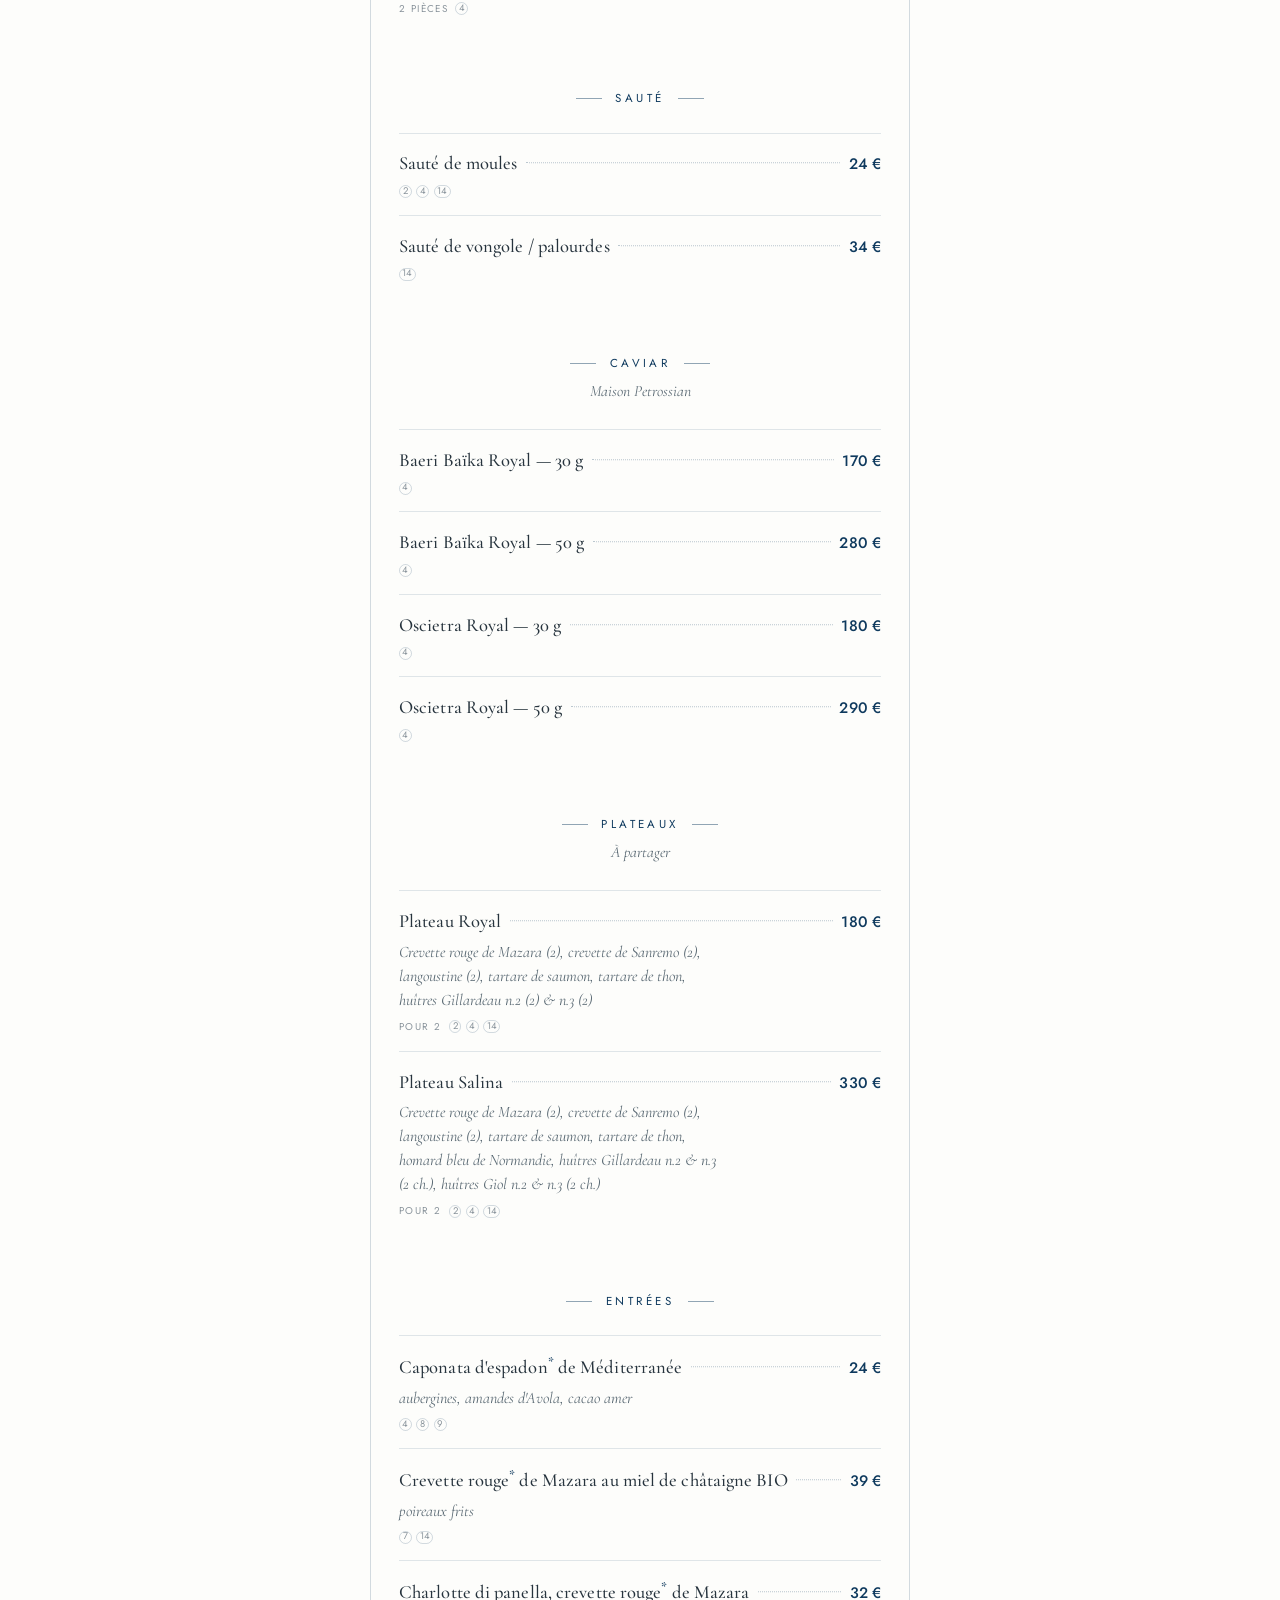
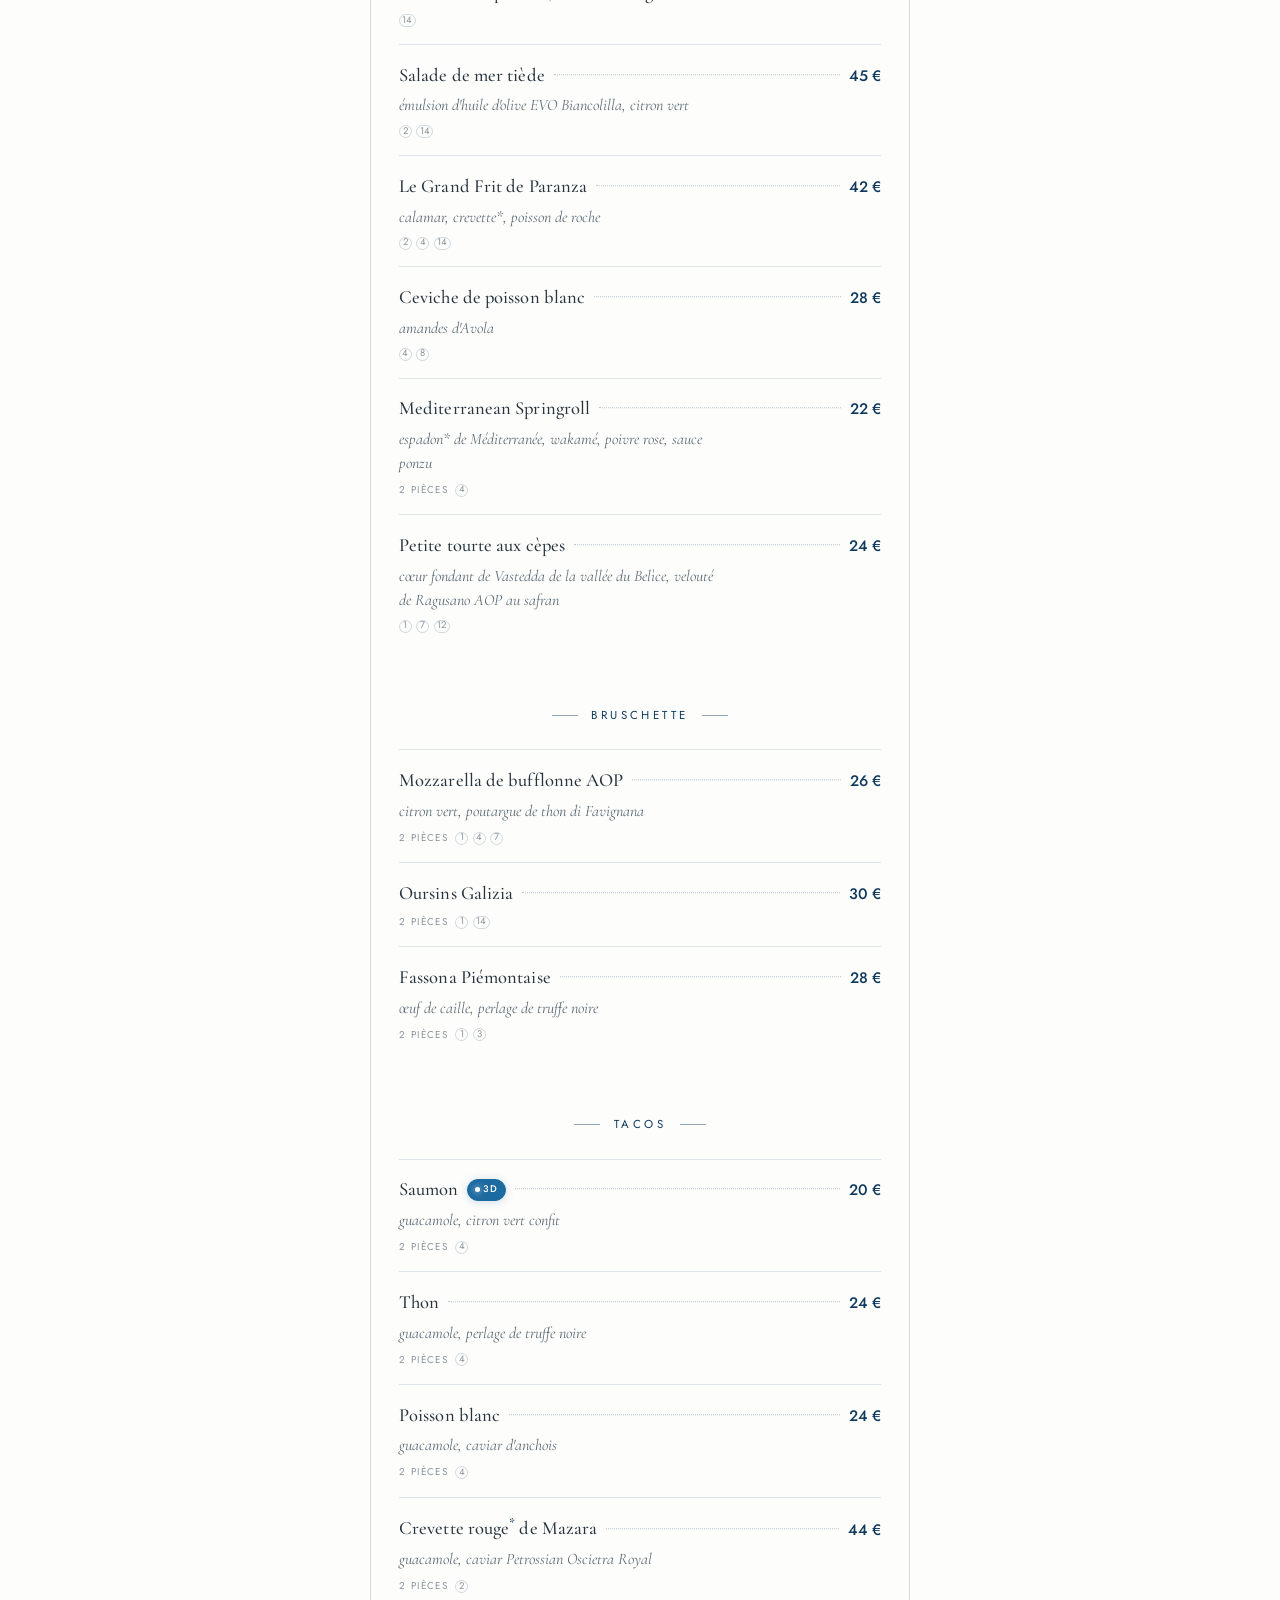
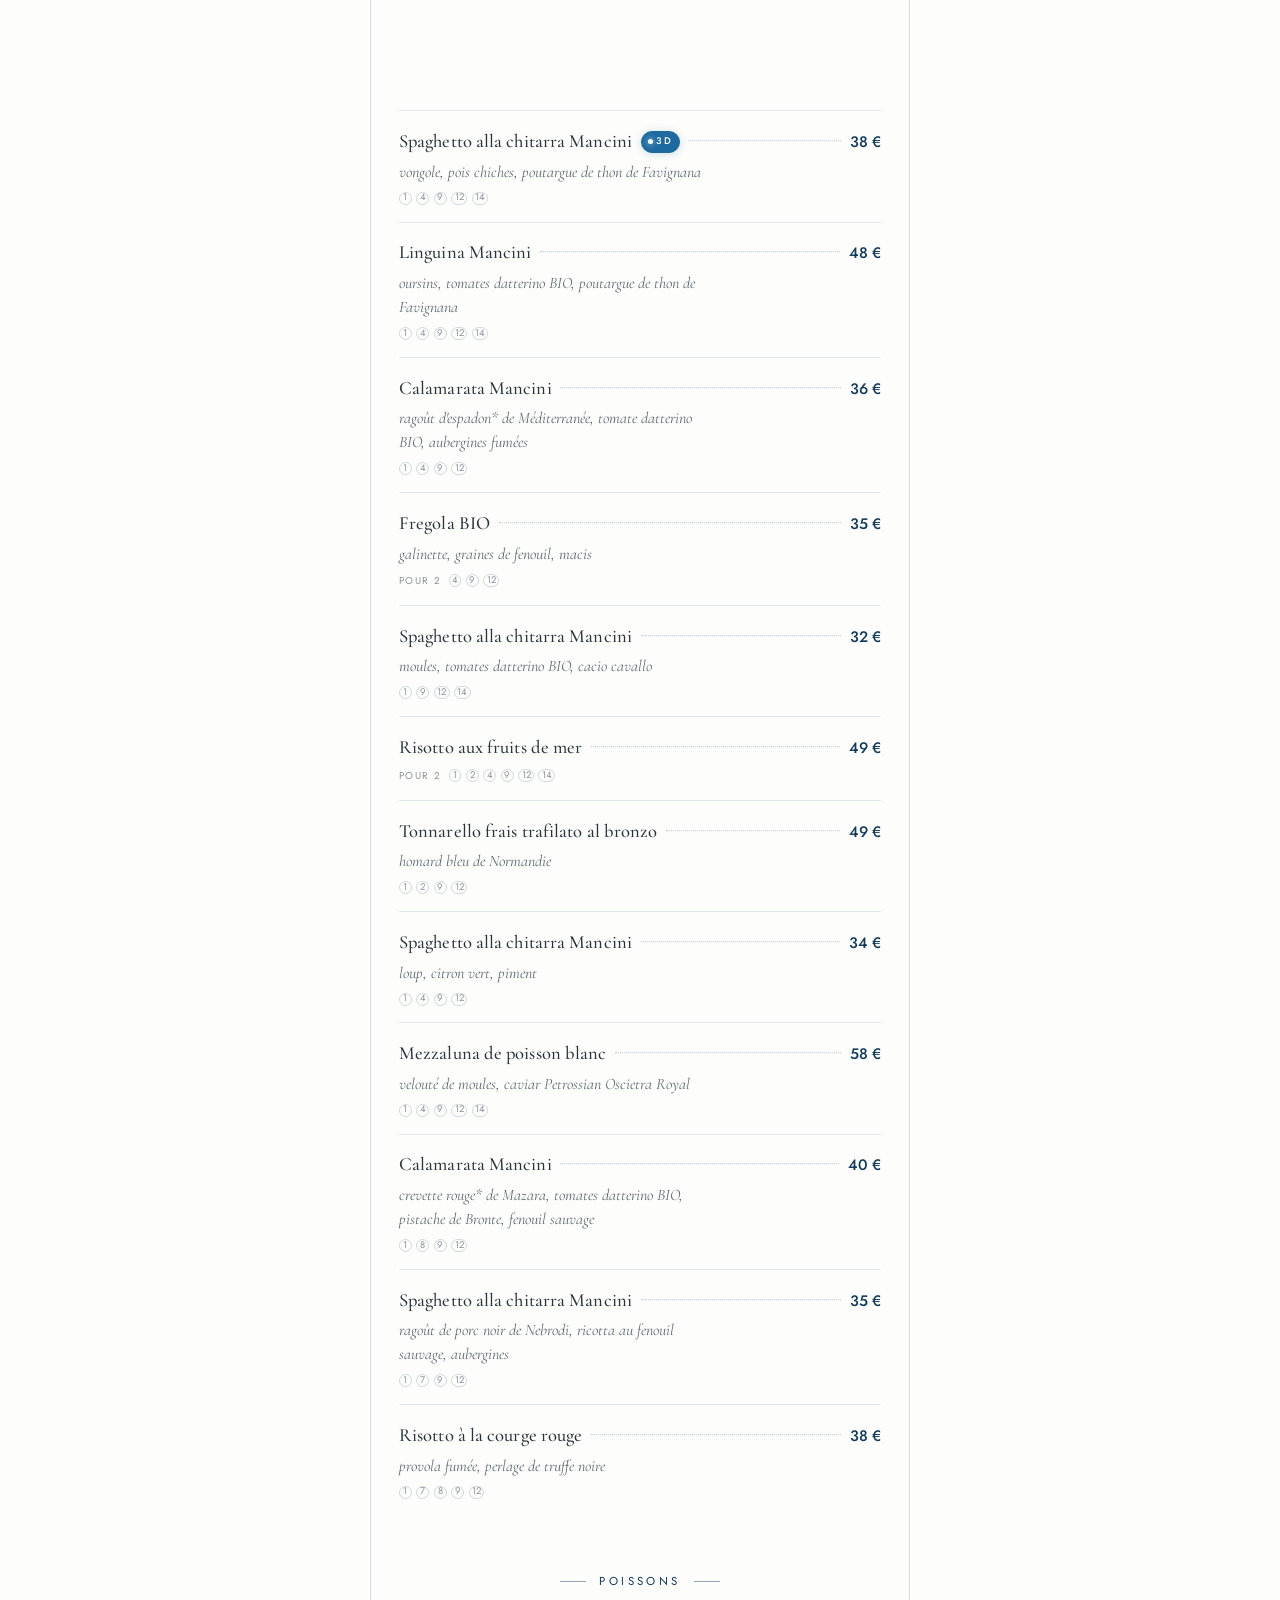
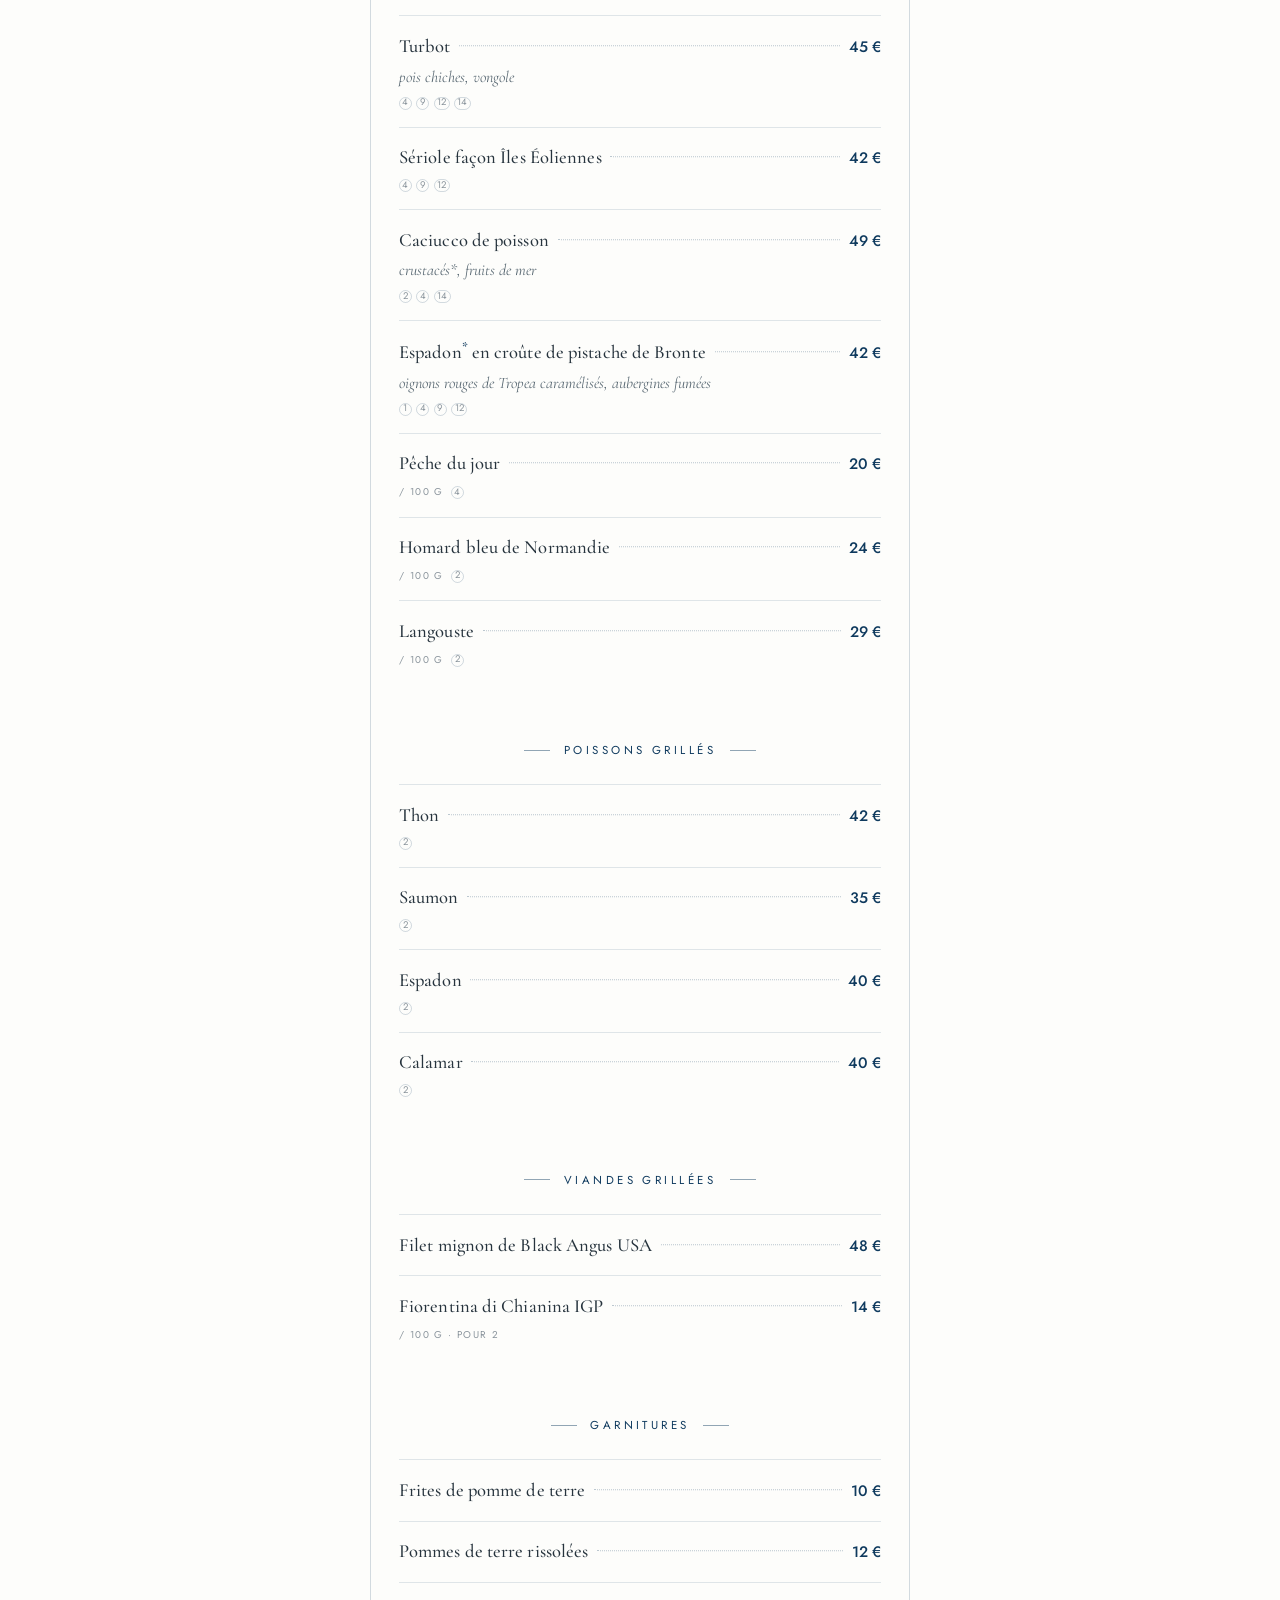
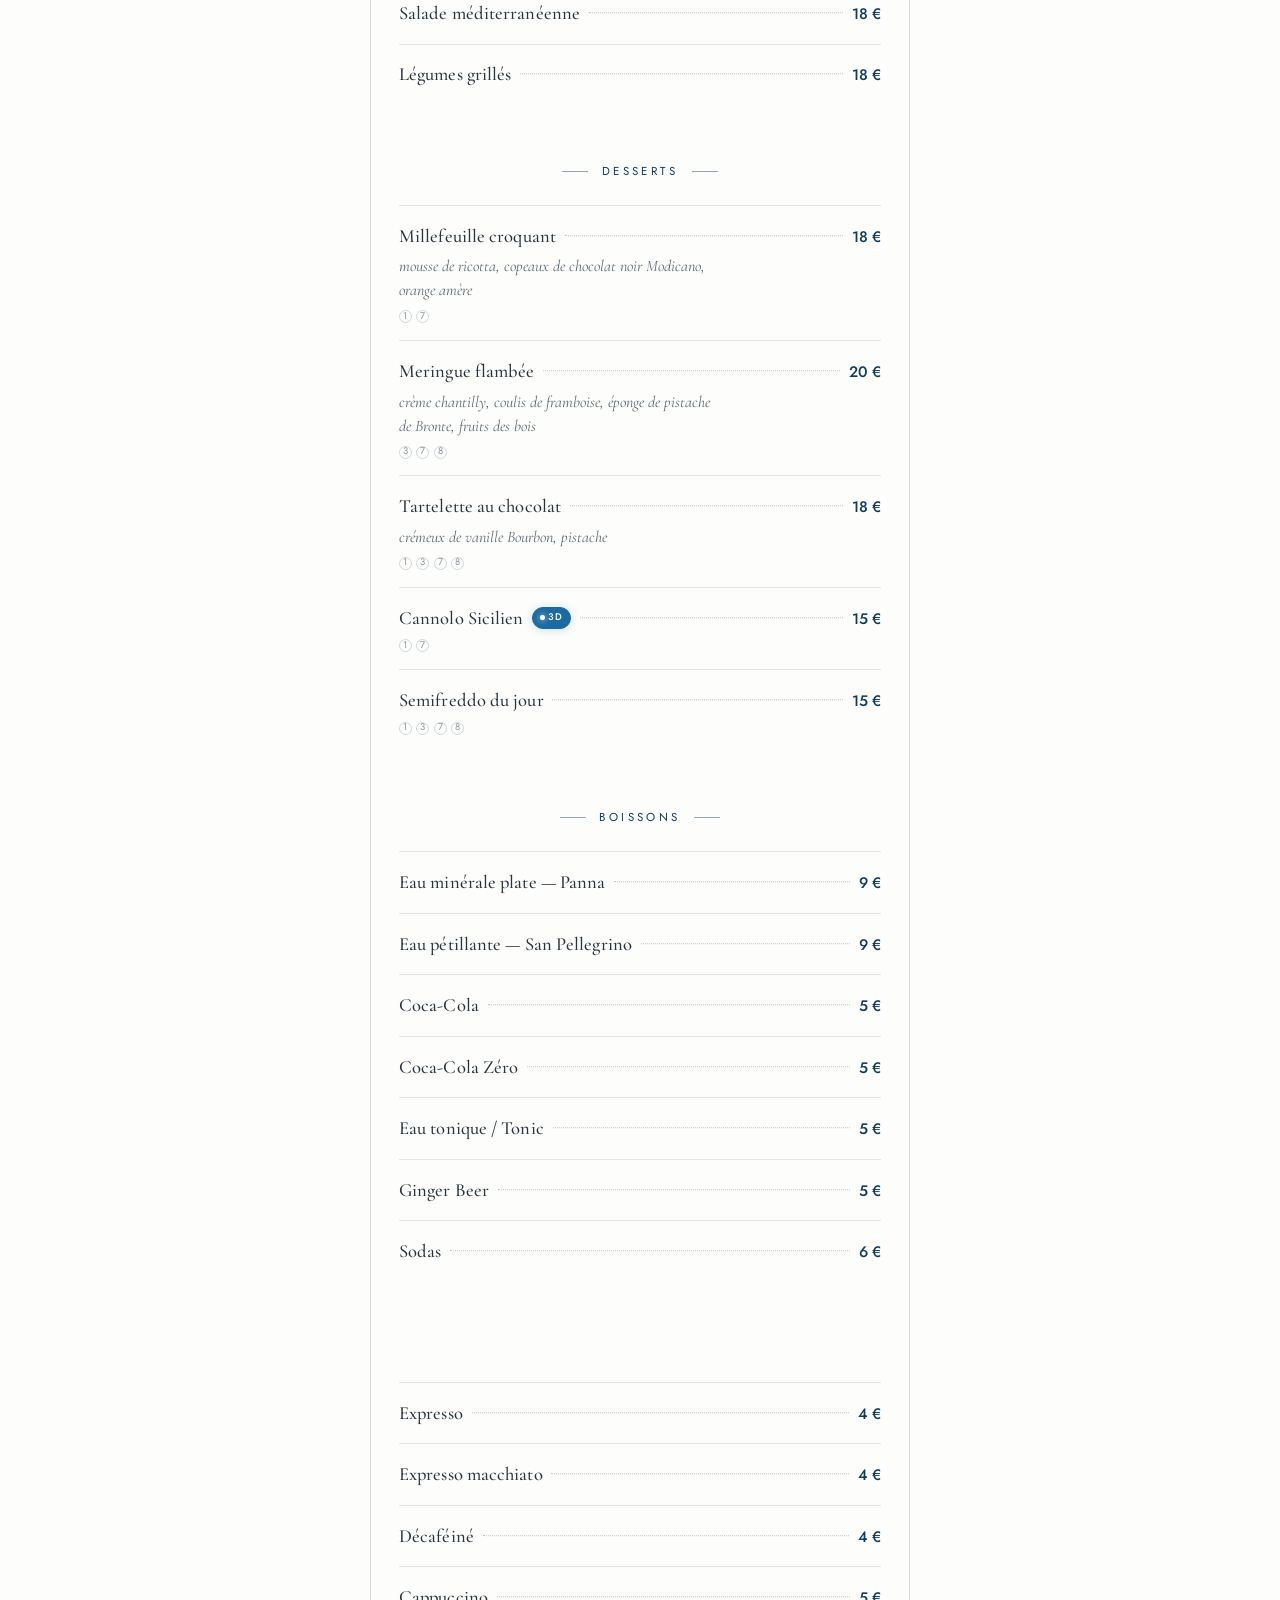
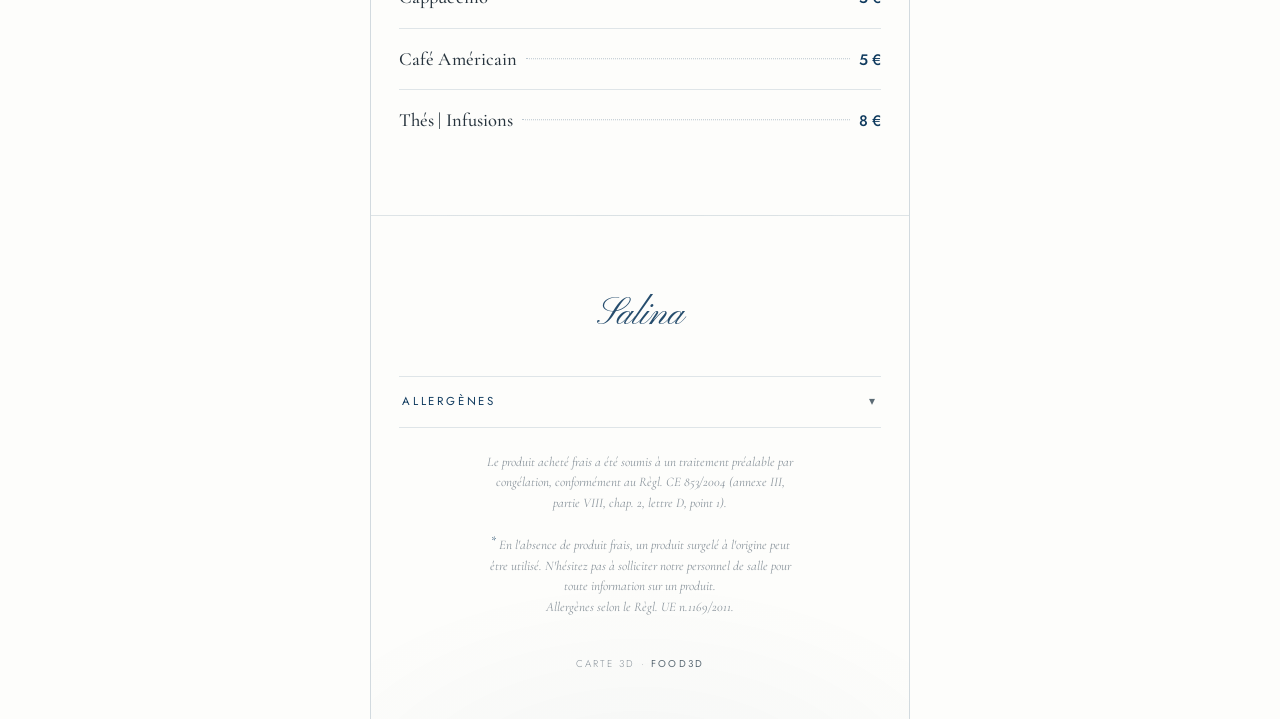
<file: carte.html>
<!DOCTYPE html>
<html lang="fr">
<head>
<meta charset="UTF-8">
<meta name="viewport" content="width=device-width, initial-scale=1, viewport-fit=cover">
<title>Salina — Carte</title>
<meta name="description" content="Salina Restaurant — Cuisine de mer sicilienne. Carte interactive.">
<meta name="theme-color" content="#fdfdfb">

<!-- Polices : Pinyon Script (logo cursif) · Cormorant Garamond (plats) · Jost (interface) -->
<link rel="preconnect" href="https://fonts.googleapis.com">
<link rel="preconnect" href="https://fonts.gstatic.com" crossorigin>
<link href="https://fonts.googleapis.com/css2?family=Pinyon+Script&family=Cormorant+Garamond:ital,wght@0,400;0,500;0,600;1,400;1,500&family=Jost:wght@300;400;500&display=swap" rel="stylesheet">

<style>
/* ============================================================
   SALINA — TOKENS
   Palette ancrée dans le monde de Salina : encre de mer profonde,
   or champagne sicilien, écume crème. Le bleu marine est réservé
   EXCLUSIVEMENT à l'affordance 3D (la dimension "vivante").
   ============================================================ */
:root{
  /* Palette claire — blanc papier & bleu marine, fidèle à la carte imprimée.
     (Les noms de variables sont conservés ; seules leurs valeurs changent.) */
  --ink:#fdfdfb;        /* fond — blanc papier */
  --ink-2:#f4f3ee;      /* surface légère — scène 3D */
  --abyss:#eceae3;      /* fond le plus profond (clair) */

  --foam:#26333d;       /* texte principal — ardoise sombre */
  --mist:#5c6b75;       /* texte secondaire — ardoise */
  --mist-dim:#8a949c;   /* méta, unités */

  --gold:#0f3a5e;       /* accent unique : bleu marine (logo Salina) */
  --gold-bright:#1d6aa0;
  --gold-dim:rgba(15,58,94,.18);
  --leader:rgba(15,58,94,.28);

  --marine:#1d6aa0;     /* RÉSERVÉ à la 3D — bleu vif */
  --marine-dim:rgba(29,106,160,.12);
  --marine-glow:rgba(29,106,160,.42);

  --line:rgba(15,58,94,.12);

  --col:min(540px, 100%);
  --pad:clamp(1.15rem, 5vw, 1.75rem);
}

*{margin:0;padding:0;box-sizing:border-box}
html{-webkit-text-size-adjust:100%}
body{
  background:var(--ink);
  color:var(--foam);
  font-family:"Cormorant Garamond",Georgia,serif;
  font-size:18px;
  line-height:1.45;
  -webkit-font-smoothing:antialiased;
  text-rendering:optimizeLegibility;
  overflow-x:hidden;
}
/* Pas de grain sur fond blanc — surface nette comme la carte imprimée */
body::before{display:none}
img{max-width:100%;display:block}
button{font-family:inherit;cursor:pointer;background:none;border:none;color:inherit}
:focus-visible{outline:2px solid var(--marine);outline-offset:3px;border-radius:2px}

/* Colonne centrale — la carte se présente comme un grand carton vertical */
.page{
  position:relative;z-index:1;
  width:var(--col);margin-inline:auto;
}
@media(min-width:600px){
  .page{border-inline:1px solid var(--gold-dim)}
}

/* ============================================================
   HERO
   ============================================================ */
.hero{
  position:relative;
  padding:clamp(4rem,16vw,6.5rem) var(--pad) clamp(2.5rem,10vw,4rem);
  text-align:center;
  background:radial-gradient(120% 80% at 50% 120%, rgba(15,58,94,.05), transparent 60%);
}
.hero__eyebrow{
  font-family:"Jost",sans-serif;font-weight:400;
  font-size:.7rem;letter-spacing:.38em;text-transform:uppercase;
  color:var(--gold);margin-bottom:1.4rem;
}
.hero__mark{
  font-family:"Pinyon Script",cursive;font-weight:400;
  font-size:clamp(3.6rem,17vw,5.6rem);line-height:.9;
  color:var(--gold);
  text-shadow:0 1px 20px rgba(15,58,94,.08);
}
.hero__sub{
  font-family:"Jost",sans-serif;font-weight:300;
  font-size:.66rem;letter-spacing:.5em;text-transform:uppercase;
  color:var(--gold);opacity:.85;margin-top:.6rem;
}
.hero__rule{
  width:46px;height:1px;background:var(--gold);
  margin:1.9rem auto 1.6rem;opacity:.55;
}
.hero__tag{
  font-style:italic;font-size:1.12rem;color:var(--mist);
  max-width:30ch;margin-inline:auto;
}
.hero__hint{
  margin-top:1.8rem;
  font-family:"Jost",sans-serif;font-weight:300;
  font-size:.66rem;letter-spacing:.16em;text-transform:uppercase;
  color:var(--mist-dim);
  display:inline-flex;align-items:center;gap:.5em;
}
.hero__hint .spark{color:var(--marine);font-size:.8rem}

/* ============================================================
   NAV STICKY (chapitres)
   ============================================================ */
.nav{
  position:sticky;top:0;z-index:40;
  display:flex;align-items:center;gap:.75rem;
  padding:.7rem var(--pad);
  background:rgba(253,253,251,.86);
  backdrop-filter:blur(14px);-webkit-backdrop-filter:blur(14px);
  border-block:1px solid var(--line);
}
.nav__mark{
  font-family:"Pinyon Script",cursive;font-size:1.5rem;
  color:var(--gold);flex:none;line-height:1;padding-bottom:.15em;
}
.nav__scroll{
  display:flex;gap:.35rem;overflow-x:auto;scroll-behavior:smooth;
  -ms-overflow-style:none;scrollbar-width:none;mask-image:linear-gradient(90deg,transparent,#000 6px,#000 calc(100% - 16px),transparent);
}
.nav__scroll::-webkit-scrollbar{display:none}
.nav__btn{
  flex:none;position:relative;
  font-family:"Jost",sans-serif;font-weight:400;
  font-size:.68rem;letter-spacing:.16em;text-transform:uppercase;
  color:var(--mist);padding:.45rem .15rem;white-space:nowrap;
  transition:color .25s;
}
.nav__btn::after{
  content:"";position:absolute;left:0;right:0;bottom:0;height:1px;
  background:var(--gold);transform:scaleX(0);transition:transform .25s;
}
.nav__btn.is-active{color:var(--gold)}
.nav__btn.is-active::after{transform:scaleX(1)}

/* ============================================================
   SECTIONS & PLATS
   ============================================================ */
.section{padding:0 var(--pad);scroll-margin-top:78px}
.section + .section{margin-top:clamp(2.6rem,9vw,3.6rem)}
.section--first{margin-top:clamp(2.6rem,9vw,3.6rem)}

.head{display:flex;flex-direction:column;align-items:center;text-align:center;margin-bottom:1.6rem}
.head__eyebrow{
  display:flex;align-items:center;gap:.85rem;
  font-family:"Jost",sans-serif;font-weight:400;
  font-size:.72rem;letter-spacing:.3em;text-transform:uppercase;color:var(--gold);
}
.head__eyebrow::before,.head__eyebrow::after{
  content:"";height:1px;width:26px;background:var(--gold);opacity:.45;
}
.head__sub{font-style:italic;font-size:.98rem;color:var(--mist);margin-top:.55rem;max-width:34ch}

.dish{padding:1.05rem 0;border-top:1px solid var(--line)}
.dish:first-of-type{border-top:none}
.dish__head{display:flex;align-items:baseline;gap:.55rem}
.dish__name{font-weight:500;font-size:1.16rem;color:var(--foam);letter-spacing:.005em}
.dish__name sup{color:var(--gold);font-size:.7em;font-weight:600}
.dish__leader{flex:1 1 auto;min-width:1.5rem;border-bottom:1px dotted var(--leader);transform:translateY(-.32em)}
.dish__price{flex:none;font-family:"Jost",sans-serif;font-weight:500;font-size:.95rem;color:var(--gold);letter-spacing:.02em}
.dish__desc{font-style:italic;font-size:1rem;color:var(--mist);line-height:1.5;margin-top:.3rem;max-width:46ch}
.dish__meta{display:flex;flex-wrap:wrap;align-items:center;gap:.45rem;margin-top:.5rem}
.unit{
  font-family:"Jost",sans-serif;font-weight:400;font-size:.62rem;
  letter-spacing:.14em;text-transform:uppercase;color:var(--mist-dim);
}
.alg{display:flex;flex-wrap:wrap;gap:.28rem}
.alg__chip{
  font-family:"Jost",sans-serif;font-weight:400;font-size:.6rem;
  min-width:1.35em;height:1.35em;padding:0 .25em;
  display:inline-flex;align-items:center;justify-content:center;
  border:1px solid var(--gold-dim);border-radius:999px;color:var(--mist-dim);
}

/* Badge 3D — la signature interactive (seul usage du bleu marine) */
.badge3d{
  text-decoration:none;
  flex:none;align-self:center;
  display:inline-flex;align-items:center;gap:.36em;
  font-family:"Jost",sans-serif;font-weight:500;font-size:.6rem;
  letter-spacing:.14em;text-transform:uppercase;
  color:#fff;
  padding:.32em .66em;border:1px solid var(--marine);border-radius:999px;
  background:var(--marine);
  transition:background .25s,box-shadow .25s,transform .15s;
  box-shadow:0 1px 8px rgba(29,106,160,.22);
  animation:pulse 3.2s ease-in-out infinite;
}
.badge3d .dot{width:5px;height:5px;border-radius:50%;background:#fff;box-shadow:0 0 6px rgba(255,255,255,.85)}
.badge3d:hover{background:#155688;box-shadow:0 2px 14px var(--marine-glow)}
.badge3d:active{transform:scale(.95)}
@keyframes pulse{0%,100%{box-shadow:0 1px 8px rgba(29,106,160,.2)}50%{box-shadow:0 2px 16px var(--marine-glow)}}

/* ============================================================
   FOOTER
   ============================================================ */
.foot{padding:clamp(3rem,12vw,4.5rem) var(--pad) calc(3rem + env(safe-area-inset-bottom));margin-top:clamp(3rem,10vw,4rem);
  border-top:1px solid var(--line);
  background:radial-gradient(120% 80% at 50% 120%, rgba(15,58,94,.04), transparent 60%);text-align:center}
.foot__mark{font-family:"Pinyon Script",cursive;font-size:2.4rem;color:var(--gold);opacity:.9}

.accordion{max-width:100%;margin:2rem 0 1.5rem;text-align:left;border-top:1px solid var(--line);border-bottom:1px solid var(--line)}
.accordion__btn{
  width:100%;display:flex;align-items:center;justify-content:space-between;
  padding:1.05rem .2rem;
  font-family:"Jost",sans-serif;font-weight:400;font-size:.72rem;
  letter-spacing:.24em;text-transform:uppercase;color:var(--gold);
}
.accordion__btn .chev{transition:transform .3s;color:var(--mist)}
.accordion[open] .chev{transform:rotate(180deg)}
.accordion__body{padding:0 .2rem 1.2rem;
  display:grid;grid-template-columns:repeat(2,1fr);gap:.5rem 1.2rem}
@media(max-width:380px){.accordion__body{grid-template-columns:1fr}}
.accordion__item{display:flex;gap:.55rem;font-size:.92rem;color:var(--mist);font-style:italic;line-height:1.35}
.accordion__item b{font-family:"Jost",sans-serif;font-style:normal;font-weight:500;font-size:.7rem;color:var(--gold);min-width:1.2em}

.legal{font-style:italic;font-size:.82rem;color:var(--mist-dim);line-height:1.55;max-width:52ch;margin:0 auto}
.credit{
  margin-top:2.5rem;
  font-family:"Jost",sans-serif;font-weight:300;font-size:.62rem;
  letter-spacing:.22em;text-transform:uppercase;color:var(--mist-dim);
}
.credit b{color:var(--mist);font-weight:400}

/* ============================================================
   ANIMATIONS D'APPARITION
   ============================================================ */
.reveal{opacity:0;transform:translateY(14px);transition:opacity .6s ease,transform .6s ease}
.reveal.in{opacity:1;transform:none}
@media(prefers-reduced-motion:reduce){
  *{animation:none!important;scroll-behavior:auto!important}
  .reveal{opacity:1;transform:none;transition:none}
  .badge3d{
  text-decoration:none;animation:none}
}
</style>
</head>
<body>

<main class="page">

  <!-- HERO -->
  <header class="hero">
    <p class="hero__eyebrow">Ristorante&nbsp;·&nbsp;Cucina di mare</p>
    <h1 class="hero__mark">Salina</h1>
    <p class="hero__sub">Restaurant</p>
    <div class="hero__rule"></div>
    <p class="hero__tag">Saveurs siciliennes &amp; trésors de la Méditerranée</p>
    <p class="hero__hint"><span class="spark">✦</span> Touchez les plats marqués pour les voir en 3D</p>
  </header>

  <!-- NAV STICKY -->
  <nav class="nav" aria-label="Chapitres de la carte">
    <span class="nav__mark" aria-hidden="true">Salina</span>
    <div class="nav__scroll" id="nav"></div>
  </nav>

  <!-- MENU (injecté par JS) -->
  <div id="menu"></div>

  <!-- FOOTER -->
  <footer class="foot">
    <p class="foot__mark" aria-hidden="true">Salina</p>

    <details class="accordion">
      <summary class="accordion__btn">Allergènes <span class="chev">▾</span></summary>
      <div class="accordion__body" id="allergens"></div>
    </details>

    <p class="legal">
      Le produit acheté frais a été soumis à un traitement préalable par congélation, conformément au Règl. CE 853/2004 (annexe III, partie VIII, chap. 2, lettre D, point 1).
      <br><br>
      <sup style="color:var(--gold)">*</sup> En l'absence de produit frais, un produit surgelé à l'origine peut être utilisé. N'hésitez pas à solliciter notre personnel de salle pour toute information sur un produit.
      <br>Allergènes selon le Règl. UE n.1169/2011.
    </p>

    <p class="credit">Carte 3D&nbsp;·&nbsp;<b>Food3D</b></p>
  </footer>
</main>


<script>
/* ============================================================
   SALINA — DONNÉES DE LA CARTE
   ------------------------------------------------------------
   Modèle de donnée par plat :
     name      : nom du plat
     desc      : description (optionnelle)
     price     : "38"  | "18 / 22" (deux formats) | "20 / 100 g" géré via `unit`
     unit      : libellé d'unité ("pour 2", "/ 100 g", "/ pièce"...) — optionnel
     alg       : tableau des n° d'allergènes — optionnel
     splat     : clé du plat dans salina-viewer.js — optionnel
                 (la présence d'une clé ajoute automatiquement le badge "3D",
                  qui ouvre salina3.html?dish=cléDuPlat)
   ============================================================ */

const CHAPTERS = [
  {
    id: "aperitivo", nav: "Apéritivo",
    sections: [
      {
        title: "Apéritifs",
        items: [
          { name:"Aperol Spritz", price:"14" },
          { name:"Campari Spritz", price:"14" },
          { name:"Hugo Spritz", price:"16" },
          { name:"Limoncello Spritz", price:"14" },
          { name:"Martini Blanc", price:"12" },
          { name:"Martini Rouge", price:"12" },
          { name:"Bellini", price:"14" },
          { name:"Rossini", price:"14" },
          { name:"Mimosa", price:"14" },
        ]
      },
      {
        title: "Cocktails",
        items: [
          { name:"Américain", price:"18" },
          { name:"Negroni", price:"18" },
          { name:"Expresso Martini", price:"18" },
          { name:"Mojito Cubain", price:"18" },
          { name:"Whiskey Sour", price:"18" },
          { name:"Moscow Mule", price:"18" },
          { name:"Sicilian Mule", price:"20" },
          { name:"Margarita", price:"18 / 22" },
          { name:"Margarita Spicy", price:"18 / 22" },
          { name:"Vodka Lemon / Tonic", price:"18 / 22" },
          { name:"Gin Lemon / Tonic", price:"18 / 22" },
        ]
      },
      {
        title: "Apéritifs sans alcool",
        items: [
          { name:"Crodino", price:"8" },
          { name:"Sanbittèr rouge", price:"8" },
          { name:"Panarea", desc:"jus d'ananas, jus d'orange, purée de fraise, purée de coco", price:"14" },
          { name:"Jasmine", desc:"jus de myrtille, jus d'orange, gingembre, menthe, sucre de canne", price:"14" },
        ]
      },
      {
        title: "Bières",
        items: [
          { name:"Menabrea Blonde", desc:"Premium Lager — Biella", price:"8", alg:[13] },
          { name:"Menabrea Ambrée", desc:"Premium Amber — Biella", price:"8", alg:[13] },
        ]
      },
    ]
  },

  {
    id: "cru", nav: "Le Cru",
    sections: [
      {
        title: "Crus à la coupe",
        items: [
          { name:"Thon", price:"26", alg:[4] },
          { name:"Saumon", price:"26", alg:[4], splat:"saumon" },
          { name:"Daurade", price:"24", alg:[4] },
          { name:"Sériole", price:"26", alg:[4] },
        ]
      },
      {
        title: "Tartares",
        items: [
          { name:"Thon", price:"28", alg:[4], splat:"thon" },
          { name:"Saumon", price:"26", alg:[4] },
          { name:"Daurade", price:"26", alg:[4] },
          { name:"Sériole", price:"28", alg:[4] },
          { name:"Crevette rouge<sup>*</sup>", price:"45", alg:[14] },
        ]
      },
      {
        title: "Crustacés",
        sub: "Au choix : calibre I ou II",
        items: [
          { name:"Crevette rouge de Mazara I", price:"13", unit:"/ pièce", alg:[14] },
          { name:"Crevette rouge de Mazara II", price:"11", unit:"/ pièce", alg:[14] },
          { name:"Crevette de Sanremo I", price:"10", unit:"/ pièce", alg:[14] },
          { name:"Crevette de Sanremo II", price:"8", unit:"/ pièce", alg:[14] },
          { name:"Langoustine I", price:"15", unit:"/ pièce", alg:[14] },
          { name:"Langoustine II", price:"12", unit:"/ pièce", alg:[14] },
        ]
      },
      {
        title: "Fruits de mer",
        sub: "Huîtres & oursins",
        items: [
          { name:"Huître Gillardeau n.2", price:"30", unit:"½ douzaine", alg:[4] },
          { name:"Huître Gillardeau n.3", price:"35", unit:"½ douzaine", alg:[4] },
          { name:"Huître Giol n.2", price:"36", unit:"½ douzaine", alg:[4] },
          { name:"Huître Giol n.3", price:"42", unit:"½ douzaine", alg:[4] },
          { name:"Oursins Galizia", price:"20", unit:"2 pièces", alg:[4] },
        ]
      },
      {
        title: "Sauté",
        items: [
          { name:"Sauté de moules", price:"24", alg:[2,4,14] },
          { name:"Sauté de vongole / palourdes", price:"34", alg:[14] },
        ]
      },
    ]
  },

  {
    id: "caviar", nav: "Caviar & Plateaux",
    sections: [
      {
        title: "Caviar",
        sub: "Maison Petrossian",
        items: [
          { name:"Baeri Baïka Royal — 30 g", price:"170", alg:[4] },
          { name:"Baeri Baïka Royal — 50 g", price:"280", alg:[4] },
          { name:"Oscietra Royal — 30 g", price:"180", alg:[4] },
          { name:"Oscietra Royal — 50 g", price:"290", alg:[4] },
        ]
      },
      {
        title: "Plateaux",
        sub: "À partager",
        items: [
          {
            name:"Plateau Royal",
            desc:"Crevette rouge de Mazara (2), crevette de Sanremo (2), langoustine (2), tartare de saumon, tartare de thon, huîtres Gillardeau n.2 (2) & n.3 (2)",
            price:"180", unit:"pour 2", alg:[2,4,14]
          },
          {
            name:"Plateau Salina",
            desc:"Crevette rouge de Mazara (2), crevette de Sanremo (2), langoustine (2), tartare de saumon, tartare de thon, homard bleu de Normandie, huîtres Gillardeau n.2 & n.3 (2 ch.), huîtres Giol n.2 & n.3 (2 ch.)",
            price:"330", unit:"pour 2", alg:[2,4,14]
          },
        ]
      },
    ]
  },

  {
    id: "entrees", nav: "Entrées",
    sections: [
      {
        title: "Entrées",
        items: [
          { name:"Caponata d'espadon<sup>*</sup> de Méditerranée", desc:"aubergines, amandes d'Avola, cacao amer", price:"24", alg:[4,8,9] },
          { name:"Crevette rouge<sup>*</sup> de Mazara au miel de châtaigne BIO", desc:"poireaux frits", price:"39", alg:[7,14] },
          { name:"Charlotte di panella, crevette rouge<sup>*</sup> de Mazara", price:"32", alg:[14] },
          { name:"Salade de mer tiède", desc:"émulsion d'huile d'olive EVO Biancolilla, citron vert", price:"45", alg:[2,14] },
          { name:"Le Grand Frit de Paranza", desc:"calamar, crevette*, poisson de roche", price:"42", alg:[2,4,14] },
          { name:"Ceviche de poisson blanc", desc:"amandes d'Avola", price:"28", alg:[4,8] },
          { name:"Mediterranean Springroll", desc:"espadon* de Méditerranée, wakamé, poivre rose, sauce ponzu", price:"22", unit:"2 pièces", alg:[4] },
          { name:"Petite tourte aux cèpes", desc:"cœur fondant de Vastedda de la vallée du Belìce, velouté de Ragusano AOP au safran", price:"24", alg:[1,7,12] },
        ]
      },
      {
        title: "Bruschette",
        items: [
          { name:"Mozzarella de bufflonne AOP", desc:"citron vert, poutargue de thon di Favignana", price:"26", unit:"2 pièces", alg:[1,4,7] },
          { name:"Oursins Galizia", price:"30", unit:"2 pièces", alg:[1,14] },
          { name:"Fassona Piémontaise", desc:"œuf de caille, perlage de truffe noire", price:"28", unit:"2 pièces", alg:[1,3] },
        ]
      },
      {
        title: "Tacos",
        items: [
          { name:"Saumon", desc:"guacamole, citron vert confit", price:"20", unit:"2 pièces", alg:[4], splat:"tacos" },
          { name:"Thon", desc:"guacamole, perlage de truffe noire", price:"24", unit:"2 pièces", alg:[4] },
          { name:"Poisson blanc", desc:"guacamole, caviar d'anchois", price:"24", unit:"2 pièces", alg:[4] },
          { name:"Crevette rouge<sup>*</sup> de Mazara", desc:"guacamole, caviar Petrossian Oscietra Royal", price:"44", unit:"2 pièces", alg:[2] },
        ]
      },
    ]
  },

  {
    id: "pasta", nav: "Pâtes & Risotti",
    sections: [
      {
        title: "Pâtes & Risottos",
        items: [
          { name:"Spaghetto alla chitarra Mancini", desc:"vongole, pois chiches, poutargue de thon de Favignana", price:"38", alg:[1,4,9,12,14], splat:"pasta" },
          { name:"Linguina Mancini", desc:"oursins, tomates datterino BIO, poutargue de thon de Favignana", price:"48", alg:[1,4,9,12,14] },
          { name:"Calamarata Mancini", desc:"ragoût d'espadon* de Méditerranée, tomate datterino BIO, aubergines fumées", price:"36", alg:[1,4,9,12] },
          { name:"Fregola BIO", desc:"galinette, graines de fenouil, macis", price:"35", unit:"pour 2", alg:[4,9,12] },
          { name:"Spaghetto alla chitarra Mancini", desc:"moules, tomates datterino BIO, cacio cavallo", price:"32", alg:[1,9,12,14] },
          { name:"Risotto aux fruits de mer", price:"49", unit:"pour 2", alg:[1,2,4,9,12,14] },
          { name:"Tonnarello frais trafilato al bronzo", desc:"homard bleu de Normandie", price:"49", alg:[1,2,9,12] },
          { name:"Spaghetto alla chitarra Mancini", desc:"loup, citron vert, piment", price:"34", alg:[1,4,9,12] },
          { name:"Mezzaluna de poisson blanc", desc:"velouté de moules, caviar Petrossian Oscietra Royal", price:"58", alg:[1,4,9,12,14] },
          { name:"Calamarata Mancini", desc:"crevette rouge* de Mazara, tomates datterino BIO, pistache de Bronte, fenouil sauvage", price:"40", alg:[1,8,9,12] },
          { name:"Spaghetto alla chitarra Mancini", desc:"ragoût de porc noir de Nebrodi, ricotta au fenouil sauvage, aubergines", price:"35", alg:[1,7,9,12] },
          { name:"Risotto à la courge rouge", desc:"provola fumée, perlage de truffe noire", price:"38", alg:[1,7,8,9,12] },
        ]
      },
    ]
  },

  {
    id: "mains", nav: "Poissons & Viandes",
    sections: [
      {
        title: "Poissons",
        items: [
          { name:"Turbot", desc:"pois chiches, vongole", price:"45", alg:[4,9,12,14] },
          { name:"Sériole façon Îles Éoliennes", price:"42", alg:[4,9,12] },
          { name:"Caciucco de poisson", desc:"crustacés*, fruits de mer", price:"49", alg:[2,4,14] },
          { name:"Espadon<sup>*</sup> en croûte de pistache de Bronte", desc:"oignons rouges de Tropea caramélisés, aubergines fumées", price:"42", alg:[1,4,9,12] },
          { name:"Pêche du jour", price:"20", unit:"/ 100 g", alg:[4] },
          { name:"Homard bleu de Normandie", price:"24", unit:"/ 100 g", alg:[2] },
          { name:"Langouste", price:"29", unit:"/ 100 g", alg:[2] },
        ]
      },
      {
        title: "Poissons grillés",
        items: [
          { name:"Thon", price:"42", alg:[2] },
          { name:"Saumon", price:"35", alg:[2] },
          { name:"Espadon", price:"40", alg:[2] },
          { name:"Calamar", price:"40", alg:[2] },
        ]
      },
      {
        title: "Viandes grillées",
        items: [
          { name:"Filet mignon de Black Angus USA", price:"48" },
          { name:"Fiorentina di Chianina IGP", price:"14", unit:"/ 100 g · pour 2" },
        ]
      },
      {
        title: "Garnitures",
        items: [
          { name:"Frites de pomme de terre", price:"10" },
          { name:"Pommes de terre rissolées", price:"12" },
          { name:"Salade méditerranéenne", price:"18" },
          { name:"Légumes grillés", price:"18" },
        ]
      },
    ]
  },

  {
    id: "dolci", nav: "Dolci",
    sections: [
      {
        title: "Desserts",
        items: [
          { name:"Millefeuille croquant", desc:"mousse de ricotta, copeaux de chocolat noir Modicano, orange amère", price:"18", alg:[1,7] },
          { name:"Meringue flambée", desc:"crème chantilly, coulis de framboise, éponge de pistache de Bronte, fruits des bois", price:"20", alg:[3,7,8] },
          { name:"Tartelette au chocolat", desc:"crémeux de vanille Bourbon, pistache", price:"18", alg:[1,3,7,8] },
          { name:"Cannolo Sicilien", price:"15", alg:[1,7], splat:"dessert" },
          { name:"Semifreddo du jour", price:"15", alg:[1,3,7,8] },
        ]
      },
    ]
  },

  {
    id: "boissons", nav: "Boissons",
    sections: [
      {
        title: "Boissons",
        items: [
          { name:"Eau minérale plate — Panna", price:"9" },
          { name:"Eau pétillante — San Pellegrino", price:"9" },
          { name:"Coca-Cola", price:"5" },
          { name:"Coca-Cola Zéro", price:"5" },
          { name:"Eau tonique / Tonic", price:"5" },
          { name:"Ginger Beer", price:"5" },
          { name:"Sodas", price:"6" },
        ]
      },
      {
        title: "Cafés",
        items: [
          { name:"Expresso", price:"4" },
          { name:"Expresso macchiato", price:"4" },
          { name:"Décaféiné", price:"4" },
          { name:"Cappuccino", price:"5" },
          { name:"Café Américain", price:"5" },
          { name:"Thés | Infusions", price:"8" },
        ]
      },
    ]
  },
];

const ALLERGENS = [
  "Céréales contenant du gluten","Crustacés","Œufs","Poisson","Arachides","Soja",
  "Lait","Fruits à coques","Céleri","Moutarde","Graines de sésame",
  "Anhydride sulfureux & sulfites","Lupin","Mollusques"
];

/* ============================================================
   RENDU
   ============================================================ */
const $ = (s, c=document) => c.querySelector(s);
const el = (tag, cls) => { const n=document.createElement(tag); if(cls) n.className=cls; return n; };

function fmtPrice(p){ return `${p}\u202F€`; }   // espace fine insécable avant €

function buildDish(item){
  const dish = el("div","dish reveal");

  const head = el("div","dish__head");
  const name = el("span","dish__name");
  name.innerHTML = item.name;
  head.appendChild(name);

  if(item.splat){
    const badge = el("a","badge3d");
    badge.href = "salina3.html?dish=" + item.splat;
    badge.setAttribute("aria-label", "Voir " + name.textContent.trim() + " en 3D");
    badge.innerHTML = '<span class="dot"></span>3D';
    head.appendChild(badge);
  }

  head.appendChild(el("span","dish__leader"));
  const price = el("span","dish__price");
  price.textContent = fmtPrice(item.price);
  head.appendChild(price);
  dish.appendChild(head);

  if(item.desc){
    const d = el("p","dish__desc");
    d.textContent = item.desc;
    dish.appendChild(d);
  }

  if(item.unit || (item.alg && item.alg.length)){
    const meta = el("div","dish__meta");
    if(item.unit){
      const u = el("span","unit");
      u.textContent = item.unit;
      meta.appendChild(u);
    }
    if(item.alg && item.alg.length){
      const alg = el("div","alg");
      item.alg.forEach(n => {
        const c = el("span","alg__chip");
        c.textContent = n;
        c.title = ALLERGENS[n-1] || "";
        alg.appendChild(c);
      });
      meta.appendChild(alg);
    }
    dish.appendChild(meta);
  }
  return dish;
}

function render(){
  const menu = $("#menu");
  const nav  = $("#nav");

  CHAPTERS.forEach((chapter, ci) => {
    // bouton de nav
    const btn = el("button","nav__btn");
    btn.type = "button";
    btn.textContent = chapter.nav;
    btn.dataset.target = chapter.id;
    btn.addEventListener("click", () => {
      const t = document.getElementById(chapter.id);
      if(t) window.scrollTo({ top: t.offsetTop - 64, behavior:"smooth" });
    });
    nav.appendChild(btn);

    // sections du chapitre
    chapter.sections.forEach((sec, si) => {
      const section = el("section", "section" + (ci===0 && si===0 ? " section--first" : ""));
      if(si===0) section.id = chapter.id;          // ancre = 1re section du chapitre
      section.dataset.chapter = chapter.id;

      const head = el("div","head reveal");
      const eb = el("div","head__eyebrow");
      eb.innerHTML = `<span>${sec.title}</span>`;
      head.appendChild(eb);
      if(sec.sub){
        const sub = el("p","head__sub");
        sub.textContent = sec.sub;
        head.appendChild(sub);
      }
      section.appendChild(head);

      sec.items.forEach(it => section.appendChild(buildDish(it)));
      menu.appendChild(section);
    });
  });

  // légende allergènes
  const algBox = $("#allergens");
  ALLERGENS.forEach((label, i) => {
    const item = el("div","accordion__item");
    item.innerHTML = `<b>${i+1}</b><span>${label}</span>`;
    algBox.appendChild(item);
  });
}

/* ============================================================
   NAV ACTIVE + APPARITIONS (IntersectionObserver)
   ============================================================ */
function setupObservers(){
  const navBtns = [...document.querySelectorAll(".nav__btn")];

  // surlignage du chapitre courant
  const chapterSections = [...document.querySelectorAll("section[id]")];
  const navObs = new IntersectionObserver((entries) => {
    entries.forEach(e => {
      if(e.isIntersecting){
        const id = e.target.id;
        navBtns.forEach(b => b.classList.toggle("is-active", b.dataset.target === id));
        const active = navBtns.find(b => b.dataset.target === id);
        if(active) active.scrollIntoView({ inline:"center", block:"nearest", behavior:"smooth" });
      }
    });
  }, { rootMargin: "-45% 0px -50% 0px", threshold: 0 });
  chapterSections.forEach(s => navObs.observe(s));

  // apparition douce
  if(!window.matchMedia("(prefers-reduced-motion: reduce)").matches){
    const revObs = new IntersectionObserver((entries) => {
      entries.forEach(e => {
        if(e.isIntersecting){ e.target.classList.add("in"); revObs.unobserve(e.target); }
      });
    }, { rootMargin: "0px 0px -8% 0px", threshold: .08 });
    document.querySelectorAll(".reveal").forEach(n => revObs.observe(n));
  } else {
    document.querySelectorAll(".reveal").forEach(n => n.classList.add("in"));
  }
}

/* ============================================================
   INIT
   ============================================================ */
render();
setupObservers();
</script>
</body>
</html>
</file>
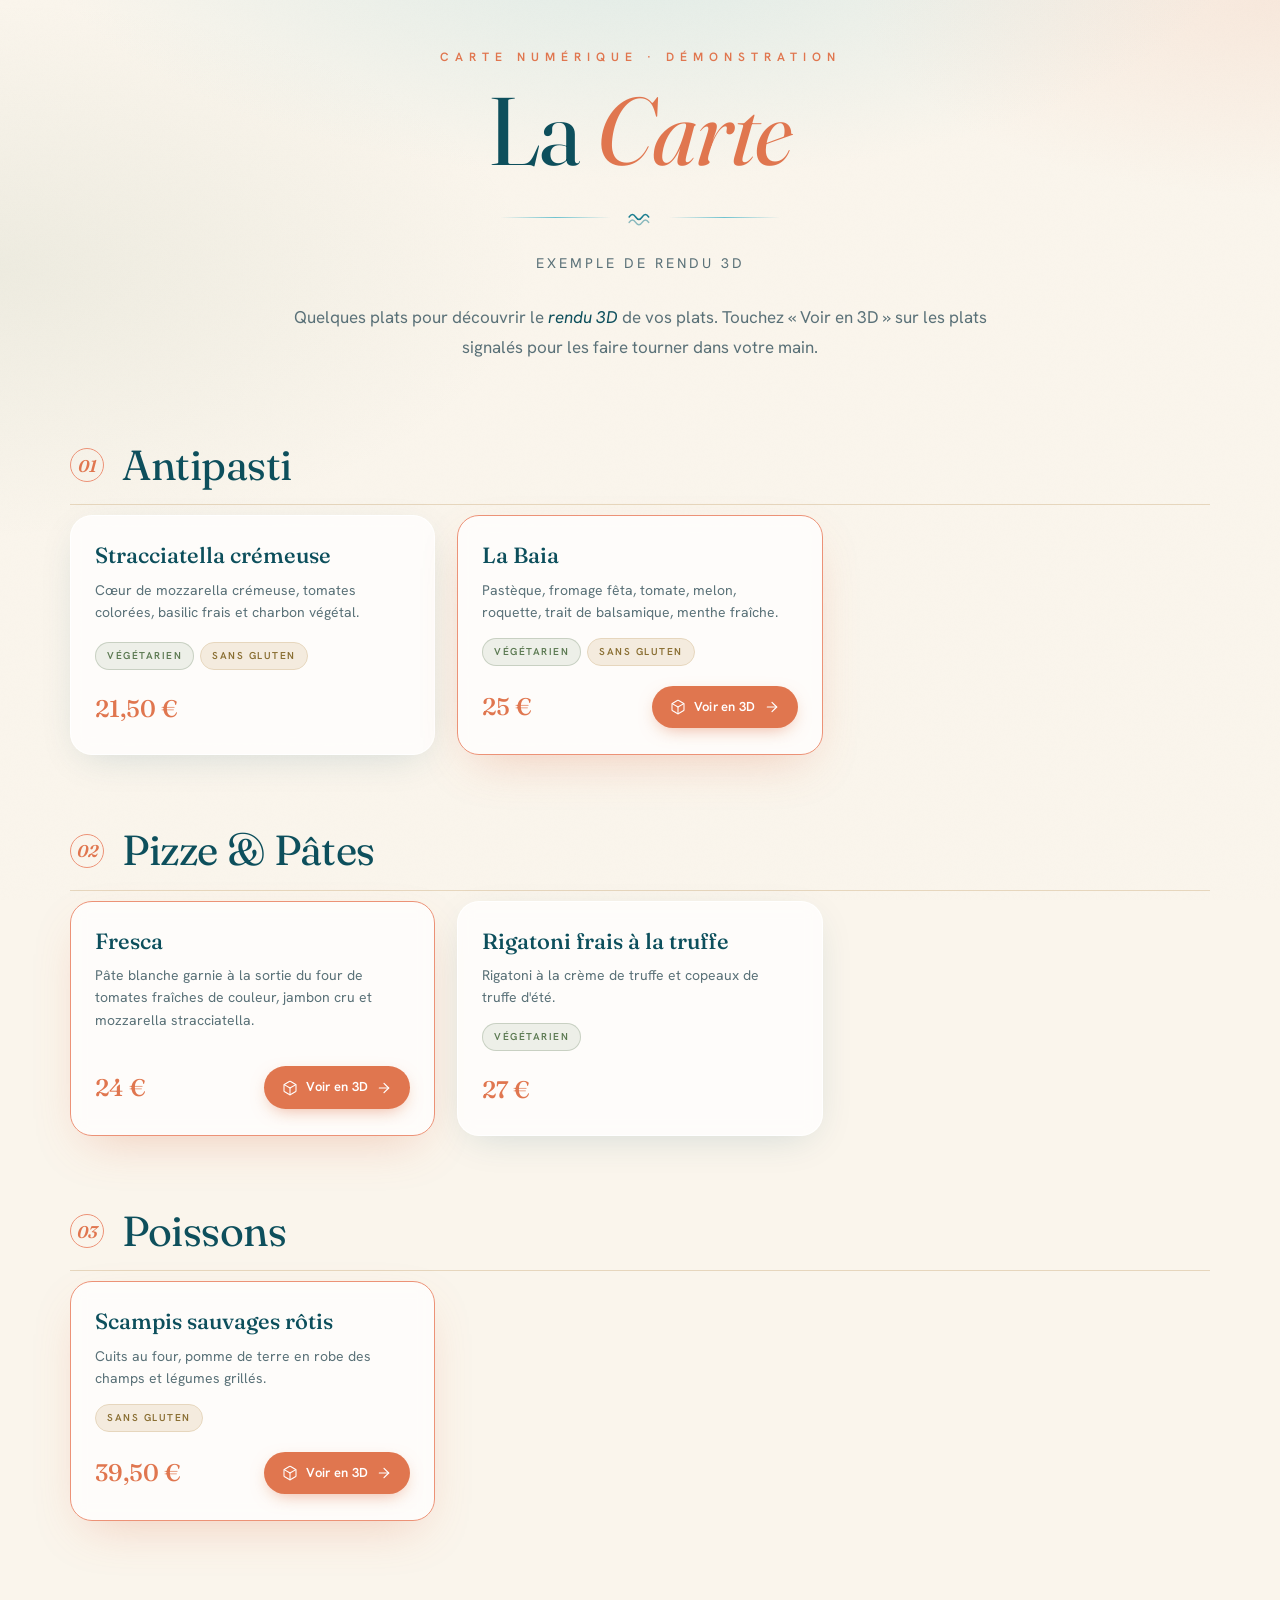
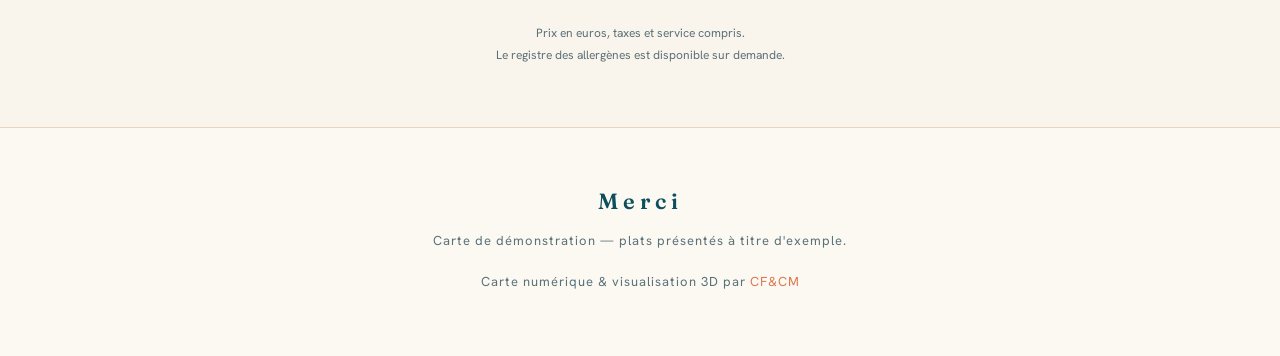
<file: carte1.html>
<!DOCTYPE html>
<html lang="fr">
<head>
  <meta charset="UTF-8">
  <meta name="viewport" content="width=device-width, initial-scale=1.0, viewport-fit=cover">
  <title>Carte 3D — Démonstration · CF&CM</title>
  <meta name="description" content="Exemple de carte numérique interactive avec visualisation 3D des plats, par CF&CM.">
  <meta name="theme-color" content="#faf5ec">

  <link rel="preconnect" href="https://fonts.googleapis.com">
  <link rel="preconnect" href="https://fonts.gstatic.com" crossorigin>
  <link href="https://fonts.googleapis.com/css2?family=Fraunces:ital,opsz,wght@0,9..144,400;0,9..144,500;0,9..144,600;1,9..144,400;1,9..144,500&family=Hanken+Grotesk:wght@400;500;600;700&display=swap" rel="stylesheet">

  <style>
/* =================================================================
   CF&CM — Carte numérique Baia Bella
   Identité : Côte d'Azur · plage méditerranéenne · éco-luxe lumineux
   (reprise fidèle de la direction visuelle validée, étendue avec :
    badges régime, mentions de prix, vraie carte 8 sections)
   ================================================================= */

:root {
  /* Palette mer / sable / végétal */
  --azure-deep:   #0d4f5c;   /* bleu méditerranée profond */
  --azure:        #1a7d8f;   /* turquoise mer */
  --azure-light:  #6fc2cf;   /* écume claire */
  --coral:        #e0764f;   /* corail / terracotta accent */
  --coral-soft:   #ec9277;
  --sand:         #f4ead7;
  --sand-deep:    #e6d6bd;
  --cream:        #faf5ec;   /* fond principal */
  --green-olive:  #5c7a52;   /* végétation petite Afrique */
  --ink:          #1f3a40;   /* texte sombre bleuté */
  --ink-soft:     #5a7178;

  --shadow-soft: 0 10px 40px -12px rgba(13, 79, 92, 0.18);
  --shadow-card: 0 18px 50px -18px rgba(13, 79, 92, 0.28);
  --radius: 22px;

  --font-display: 'Fraunces', Georgia, serif;
  --font-body: 'Hanken Grotesk', -apple-system, BlinkMacSystemFont, sans-serif;
}

* { box-sizing: border-box; margin: 0; padding: 0; }

html { scroll-behavior: smooth; -webkit-text-size-adjust: 100%; }

body {
  font-family: var(--font-body);
  color: var(--ink);
  background-color: var(--cream);
  background-image:
    radial-gradient(ellipse 80% 50% at 50% -10%, rgba(111, 194, 207, 0.22), transparent 60%),
    radial-gradient(ellipse 60% 40% at 100% 0%, rgba(224, 118, 79, 0.10), transparent 55%),
    radial-gradient(ellipse 70% 50% at 0% 30%, rgba(92, 122, 82, 0.08), transparent 60%);
  background-attachment: fixed;
  line-height: 1.6;
  overflow-x: hidden;
  position: relative;
}

/* Grain / texture subtile sable */
body::before {
  content: '';
  position: fixed;
  inset: 0;
  z-index: 0;
  pointer-events: none;
  opacity: 0.4;
  background-image: url("data:image/svg+xml,%3Csvg xmlns='http://www.w3.org/2000/svg' width='200' height='200'%3E%3Cfilter id='n'%3E%3CfeTurbulence type='fractalNoise' baseFrequency='0.85' numOctaves='3' stitchTiles='stitch'/%3E%3C/filter%3E%3Crect width='100%25' height='100%25' filter='url(%23n)' opacity='0.04'/%3E%3C/svg%3E");
}

/* ─────────  Reveal animations  ───────── */
[data-reveal] {
  opacity: 0;
  transform: translateY(28px);
  transition: opacity 0.9s cubic-bezier(0.16, 1, 0.3, 1),
              transform 0.9s cubic-bezier(0.16, 1, 0.3, 1);
  transition-delay: calc(var(--reveal-delay, 0) * 90ms);
}
[data-reveal].is-visible { opacity: 1; transform: none; }

@media (prefers-reduced-motion: reduce) {
  html { scroll-behavior: auto; }
  [data-reveal] { opacity: 1; transform: none; transition: none; }
}

/* ─────────  Restaurant hero  ───────── */
.restaurant-hero {
  position: relative;
  z-index: 2;
  text-align: center;
  padding: 48px 24px 40px;
  max-width: 760px;
  margin: 0 auto;
}
.hero-eyebrow {
  font-size: 12px;
  letter-spacing: 6px;
  text-transform: uppercase;
  color: var(--coral);
  font-weight: 600;
  margin-bottom: 18px;
}
.restaurant-name {
  font-family: var(--font-display);
  font-weight: 400;
  font-size: clamp(48px, 13vw, 96px);
  line-height: 0.95;
  letter-spacing: -1px;
  color: var(--azure-deep);
  font-optical-sizing: auto;
  font-variation-settings: 'SOFT' 0, 'WONK' 1;
}
.restaurant-name em { font-style: italic; color: var(--coral); }

.hero-rule {
  display: flex;
  align-items: center;
  justify-content: center;
  gap: 16px;
  margin: 28px auto 22px;
  max-width: 280px;
  color: var(--azure);
}
.rule-line {
  flex: 1;
  height: 1px;
  background: linear-gradient(90deg, transparent, var(--azure-light), transparent);
}
.rule-ornament { width: 26px; height: 26px; flex-shrink: 0; }

.restaurant-sub {
  font-size: 14px;
  letter-spacing: 3px;
  text-transform: uppercase;
  color: var(--ink-soft);
}
.hero-eco {
  display: inline-flex;
  align-items: center;
  gap: 8px;
  margin-top: 26px;
  padding: 9px 18px;
  border: 1px solid rgba(92, 122, 82, 0.4);
  border-radius: 100px;
  font-size: 11px;
  letter-spacing: 2px;
  text-transform: uppercase;
  color: var(--green-olive);
  background: rgba(92, 122, 82, 0.06);
}
.hero-eco svg { width: 15px; height: 15px; }
.hero-intro {
  margin-top: 28px;
  font-size: clamp(15px, 1.9vw, 17px);
  line-height: 1.75;
  color: var(--ink-soft);
}
.hero-intro em { color: var(--azure-deep); font-style: italic; }

/* ─────────  Menu  ───────── */
#menu {
  position: relative;
  z-index: 2;
  max-width: 1180px;
  margin: 0 auto;
  padding: 40px 20px 30px;
}
.menu-section { margin-bottom: 72px; }
.section-header {
  display: flex;
  align-items: baseline;
  gap: 18px;
  margin-bottom: 10px;
  padding-bottom: 16px;
  border-bottom: 1px solid var(--sand-deep);
}
.section-number {
  font-family: var(--font-display);
  font-size: 17px;
  font-weight: 600;
  font-style: italic;
  color: var(--coral);
  min-width: 34px;
  height: 34px;
  display: flex;
  align-items: center;
  justify-content: center;
  border: 1px solid var(--coral-soft);
  border-radius: 50%;
  align-self: center;
  flex-shrink: 0;
}
.section-title {
  font-family: var(--font-display);
  font-weight: 400;
  font-size: clamp(28px, 5vw, 42px);
  color: var(--azure-deep);
  letter-spacing: -0.5px;
  line-height: 1.1;
}
.section-sub {
  font-size: 14px;
  font-style: italic;
  color: var(--ink-soft);
  margin: 0 0 34px;
  font-family: var(--font-display);
}

.menu-grid {
  display: grid;
  grid-template-columns: repeat(auto-fill, minmax(290px, 1fr));
  gap: 22px;
}

/* ─────────  Dish card  ───────── */
.dish-card {
  position: relative;
  background: rgba(255, 255, 255, 0.72);
  backdrop-filter: blur(8px);
  -webkit-backdrop-filter: blur(8px);
  border: 1px solid rgba(255, 255, 255, 0.9);
  border-radius: var(--radius);
  overflow: hidden;
  box-shadow: var(--shadow-soft);
  transition: transform 0.4s cubic-bezier(0.16, 1, 0.3, 1),
              box-shadow 0.4s ease;
  display: flex;
  flex-direction: column;
}
.dish-card:hover { transform: translateY(-6px); box-shadow: var(--shadow-card); }
.dish-card--featured {
  border-color: var(--coral-soft);
  box-shadow: 0 18px 50px -18px rgba(224, 118, 79, 0.35);
}

.dish-body { padding: 26px 24px 26px; display: flex; flex-direction: column; flex: 1; }

.dish-name {
  font-family: var(--font-display);
  font-weight: 500;
  font-size: 22px;
  color: var(--azure-deep);
  line-height: 1.2;
  margin-bottom: 10px;
}
.dish-desc {
  font-size: 14px;
  color: var(--ink-soft);
  line-height: 1.6;
  flex: 1;
}

/* Badges régime — verts comme la végétation, sable pour le sans gluten */
.dish-badges { display: flex; flex-wrap: wrap; gap: 6px; margin-top: 14px; }
.badge {
  font-size: 10px;
  font-weight: 600;
  letter-spacing: 1.5px;
  text-transform: uppercase;
  padding: 5px 11px;
  border-radius: 100px;
}
.badge--veg { color: var(--green-olive); background: rgba(92, 122, 82, 0.10); border: 1px solid rgba(92, 122, 82, 0.25); }
.badge--gf  { color: #8a6f33; background: rgba(230, 214, 189, 0.45); border: 1px solid var(--sand-deep); }

.dish-footer {
  display: flex;
  align-items: center;
  justify-content: space-between;
  gap: 12px;
  margin-top: 20px;
}
.dish-price {
  font-family: var(--font-display);
  font-size: 24px;
  font-weight: 500;
  color: var(--coral);
  white-space: nowrap;
}
.dish-price .price-note {
  font-size: 13px;
  font-style: italic;
  color: var(--ink-soft);
  font-weight: 400;
  margin-left: 4px;
}

/* CTA 3D — uniquement sur les plats actifs */
.dish-cta {
  display: inline-flex;
  align-items: center;
  gap: 8px;
  padding: 11px 18px;
  border-radius: 100px;
  font-size: 13px;
  font-weight: 600;
  letter-spacing: 0.3px;
  border: none;
  cursor: pointer;
  font-family: var(--font-body);
  text-decoration: none;
  transition: transform 0.2s ease, box-shadow 0.2s ease, background 0.2s ease;
  background: var(--azure-deep);
  color: #fff;
  box-shadow: 0 6px 18px -6px rgba(13, 79, 92, 0.6);
}
.dish-cta svg { width: 16px; height: 16px; }
.dish-cta:hover { background: var(--azure); transform: translateY(-2px); }
.dish-cta:active { transform: scale(0.97); }
.dish-card--featured .dish-cta { background: var(--coral); box-shadow: 0 6px 18px -6px rgba(224, 118, 79, 0.6); }
.dish-card--featured .dish-cta:hover { background: var(--coral-soft); }
.cta-label { white-space: nowrap; }

/* ─────────  Mentions  ───────── */
.menu-footnote {
  position: relative;
  z-index: 2;
  text-align: center;
  font-size: 12px;
  color: var(--ink-soft);
  line-height: 1.8;
  max-width: 560px;
  margin: 0 auto;
  padding: 0 24px 60px;
}

/* ─────────  Footer  ───────── */
.site-footer {
  position: relative;
  z-index: 2;
  text-align: center;
  padding: 56px 24px 64px;
  border-top: 1px solid var(--sand-deep);
  background: rgba(255, 255, 255, 0.4);
}
.footer-mark {
  font-family: var(--font-display);
  font-weight: 600;
  font-size: 22px;
  letter-spacing: 5px;
  color: var(--azure-deep);
  margin-bottom: 12px;
}
.site-footer p { font-size: 13px; color: var(--ink-soft); letter-spacing: 1px; }
.footer-contact {
  margin-top: 18px;
  font-size: 13px;
  letter-spacing: 1.5px;
  color: var(--azure);
}
.footer-fine { margin-top: 20px; font-size: 12px; }
.footer-fine a { color: var(--coral); text-decoration: none; }
.footer-fine a:hover { text-decoration: underline; }

@media (max-width: 600px) {
  .menu-grid { grid-template-columns: 1fr; }
  .restaurant-hero { padding: 36px 20px 30px; }
  .menu-section { margin-bottom: 56px; }
}

  </style>
</head>
<body>

  <!-- Hero — sans nom de restaurant -->
  <section class="restaurant-hero">
    <p class="hero-eyebrow" data-reveal>Carte numérique · Démonstration</p>
    <h1 class="restaurant-name" data-reveal style="--reveal-delay:1">La <em>Carte</em></h1>

    <div class="hero-rule" data-reveal style="--reveal-delay:2">
      <span class="rule-line"></span>
      <svg class="rule-ornament" viewBox="0 0 24 24" fill="none" stroke="currentColor" stroke-width="1.4" stroke-linecap="round" stroke-linejoin="round" aria-hidden="true">
        <path d="M2 12c2-3 4-3 6 0s4 3 6 0 4-3 6 0"></path>
        <path d="M2 17c2-3 4-3 6 0s4 3 6 0 4-3 6 0" opacity="0.5"></path>
      </svg>
      <span class="rule-line"></span>
    </div>

    <p class="restaurant-sub" data-reveal style="--reveal-delay:3">Exemple de rendu 3D</p>

    <p class="hero-intro" data-reveal style="--reveal-delay:4">
      Quelques plats pour découvrir le <em>rendu 3D</em> de vos plats.
      Touchez «&nbsp;Voir en 3D&nbsp;» sur les plats signalés pour les faire tourner dans votre main.
    </p>
  </section>

  <!-- Carte générée par script -->
  <main id="menu"></main>

  <!-- Mentions -->
  <p class="menu-footnote" data-reveal>
    Prix en euros, taxes et service compris.<br>
    Le registre des allergènes est disponible sur demande.
  </p>

  <!-- Footer -->
  <footer class="site-footer">
    <div class="footer-mark">Merci</div>
    <p>Carte de démonstration — plats présentés à titre d'exemple.</p>
    <p class="footer-fine">Carte numérique &amp; visualisation 3D par <a href="https://cf-cm.com" target="_blank" rel="noopener">CF&amp;CM</a></p>
  </footer>

<script>
/* ============================================================
   CARTE DÉMO — style Baia Bella (Fraunces + Hanken Grotesk)
   Plats 3D actifs : La Baia (plat1), Scampis (plat2), Fresca (plat3).
   Les badges 3D ouvrent viewer.html?dish=platX (viewer + PLY R2 existants).
   ============================================================ */
const VIEWER_VERSION = '27';
const VIEWER_URL = 'viewer-demo.html';

const MENU = [
  {
    section: 'Antipasti', sectionNumber: '01',
    items: [
      { id:'stracciatella', name:'Stracciatella crémeuse', desc:"Cœur de mozzarella crémeuse, tomates colorées, basilic frais et charbon végétal.", price:21.5, veg:true, gf:true },
      { id:'la-baia', name:'La Baia', desc:"Pastèque, fromage fêta, tomate, melon, roquette, trait de balsamique, menthe fraîche.", price:25, veg:true, gf:true, model:'plat1' },
    ]
  },
  {
    section: 'Pizze & Pâtes', sectionNumber: '02',
    items: [
      { id:'fresca', name:'Fresca', desc:"Pâte blanche garnie à la sortie du four de tomates fraîches de couleur, jambon cru et mozzarella stracciatella.", price:24, model:'plat3' },
      { id:'rigatoni', name:'Rigatoni frais à la truffe', desc:"Rigatoni à la crème de truffe et copeaux de truffe d'été.", price:27, veg:true },
    ]
  },
  {
    section: 'Poissons', sectionNumber: '03',
    items: [
      { id:'scampis', name:'Scampis sauvages rôtis', desc:"Cuits au four, pomme de terre en robe des champs et légumes grillés.", price:39.5, gf:true, model:'plat2' },
    ]
  },
];

const ICON_CUBE = `
  <svg viewBox="0 0 24 24" fill="none" stroke="currentColor" stroke-width="1.6" stroke-linecap="round" stroke-linejoin="round" aria-hidden="true">
    <path d="M21 16V8a2 2 0 0 0-1-1.73l-7-4a2 2 0 0 0-2 0l-7 4A2 2 0 0 0 3 8v8a2 2 0 0 0 1 1.73l7 4a2 2 0 0 0 2 0l7-4A2 2 0 0 0 21 16z"></path>
    <polyline points="3.27 6.96 12 12.01 20.73 6.96"></polyline>
    <line x1="12" y1="22.08" x2="12" y2="12"></line>
  </svg>
`;
const ICON_ARROW = `
  <svg viewBox="0 0 24 24" fill="none" stroke="currentColor" stroke-width="1.8" stroke-linecap="round" stroke-linejoin="round" aria-hidden="true">
    <line x1="5" y1="12" x2="19" y2="12"></line>
    <polyline points="12 5 19 12 12 19"></polyline>
  </svg>
`;

function formatPrice(price, note) {
  const main = price.toLocaleString('fr-FR', {
    minimumFractionDigits: price % 1 === 0 ? 0 : 2,
    maximumFractionDigits: 2,
  });
  return `${main}\u00A0€${note ? ` <span class="price-note">${note}</span>` : ''}`;
}

function buildViewerUrl(model) {
  const params = new URLSearchParams({ dish: model, v: VIEWER_VERSION });
  return `${VIEWER_URL}?${params.toString()}`;
}

function renderDish(dish, globalIndex) {
  const has3D = Boolean(dish.model);
  const badges = [
    dish.veg ? `<span class="badge badge--veg">Végétarien</span>` : '',
    dish.gf ? `<span class="badge badge--gf">Sans gluten</span>` : '',
  ].filter(Boolean).join('');

  const cta = has3D
    ? `<a class="dish-cta" href="${buildViewerUrl(dish.model)}" aria-label="Voir ${dish.name} en 3D">
         ${ICON_CUBE}
         <span class="cta-label">Voir en 3D</span>
         ${ICON_ARROW}
       </a>`
    : '';

  return `
    <article class="dish-card ${has3D ? 'dish-card--featured' : ''}" data-id="${dish.id}" data-reveal style="--reveal-delay:${Math.min(globalIndex % 9, 8)}">
      <div class="dish-body">
        <h3 class="dish-name">${dish.name}</h3>
        <p class="dish-desc">${dish.desc}</p>
        ${badges ? `<div class="dish-badges">${badges}</div>` : ''}
        <div class="dish-footer">
          <span class="dish-price">${formatPrice(dish.price, dish.note)}</span>
          ${cta}
        </div>
      </div>
    </article>
  `;
}

function renderSection(section, startIndex) {
  const dishesHTML = section.items
    .map((dish, i) => renderDish(dish, startIndex + i))
    .join('');
  return `
    <section class="menu-section" aria-labelledby="sec-${section.sectionNumber}">
      <header class="section-header" data-reveal>
        <span class="section-number">${section.sectionNumber}</span>
        <h2 class="section-title" id="sec-${section.sectionNumber}">${section.section}</h2>
      </header>
      ${section.subtitle ? `<p class="section-sub" data-reveal>${section.subtitle}</p>` : ''}
      <div class="menu-grid">${dishesHTML}</div>
    </section>
  `;
}

function init() {
  try {
    const menuEl = document.getElementById('menu');
    if (!menuEl) return;
    let globalIndex = 0;
    const sectionsHTML = MENU.map(section => {
      const html = renderSection(section, globalIndex);
      globalIndex += section.items.length;
      return html;
    }).join('');
    menuEl.innerHTML = sectionsHTML;
    initScrollReveal();
    console.log(`[CF&CM] Carte démo chargée : ${globalIndex} plats · viewer v${VIEWER_VERSION}`);
  } catch (err) { console.error('[CF&CM] Erreur init :', err); }
}

function initScrollReveal() {
  if (!('IntersectionObserver' in window)) {
    document.querySelectorAll('[data-reveal]').forEach(el => el.classList.add('is-visible'));
    return;
  }
  const observer = new IntersectionObserver((entries) => {
    entries.forEach(entry => {
      if (entry.isIntersecting) {
        entry.target.classList.add('is-visible');
        observer.unobserve(entry.target);
      }
    });
  }, { rootMargin: '0px 0px -60px 0px', threshold: 0.05 });
  document.querySelectorAll('[data-reveal]').forEach(el => observer.observe(el));
}

window.addEventListener('load', () => {
  document.querySelectorAll('.restaurant-hero [data-reveal]')
    .forEach(el => setTimeout(() => el.classList.add('is-visible'), 80));
});

if (document.readyState === 'loading') {
  document.addEventListener('DOMContentLoaded', init);
} else { init(); }
</script>
</body>
</html>
</file>
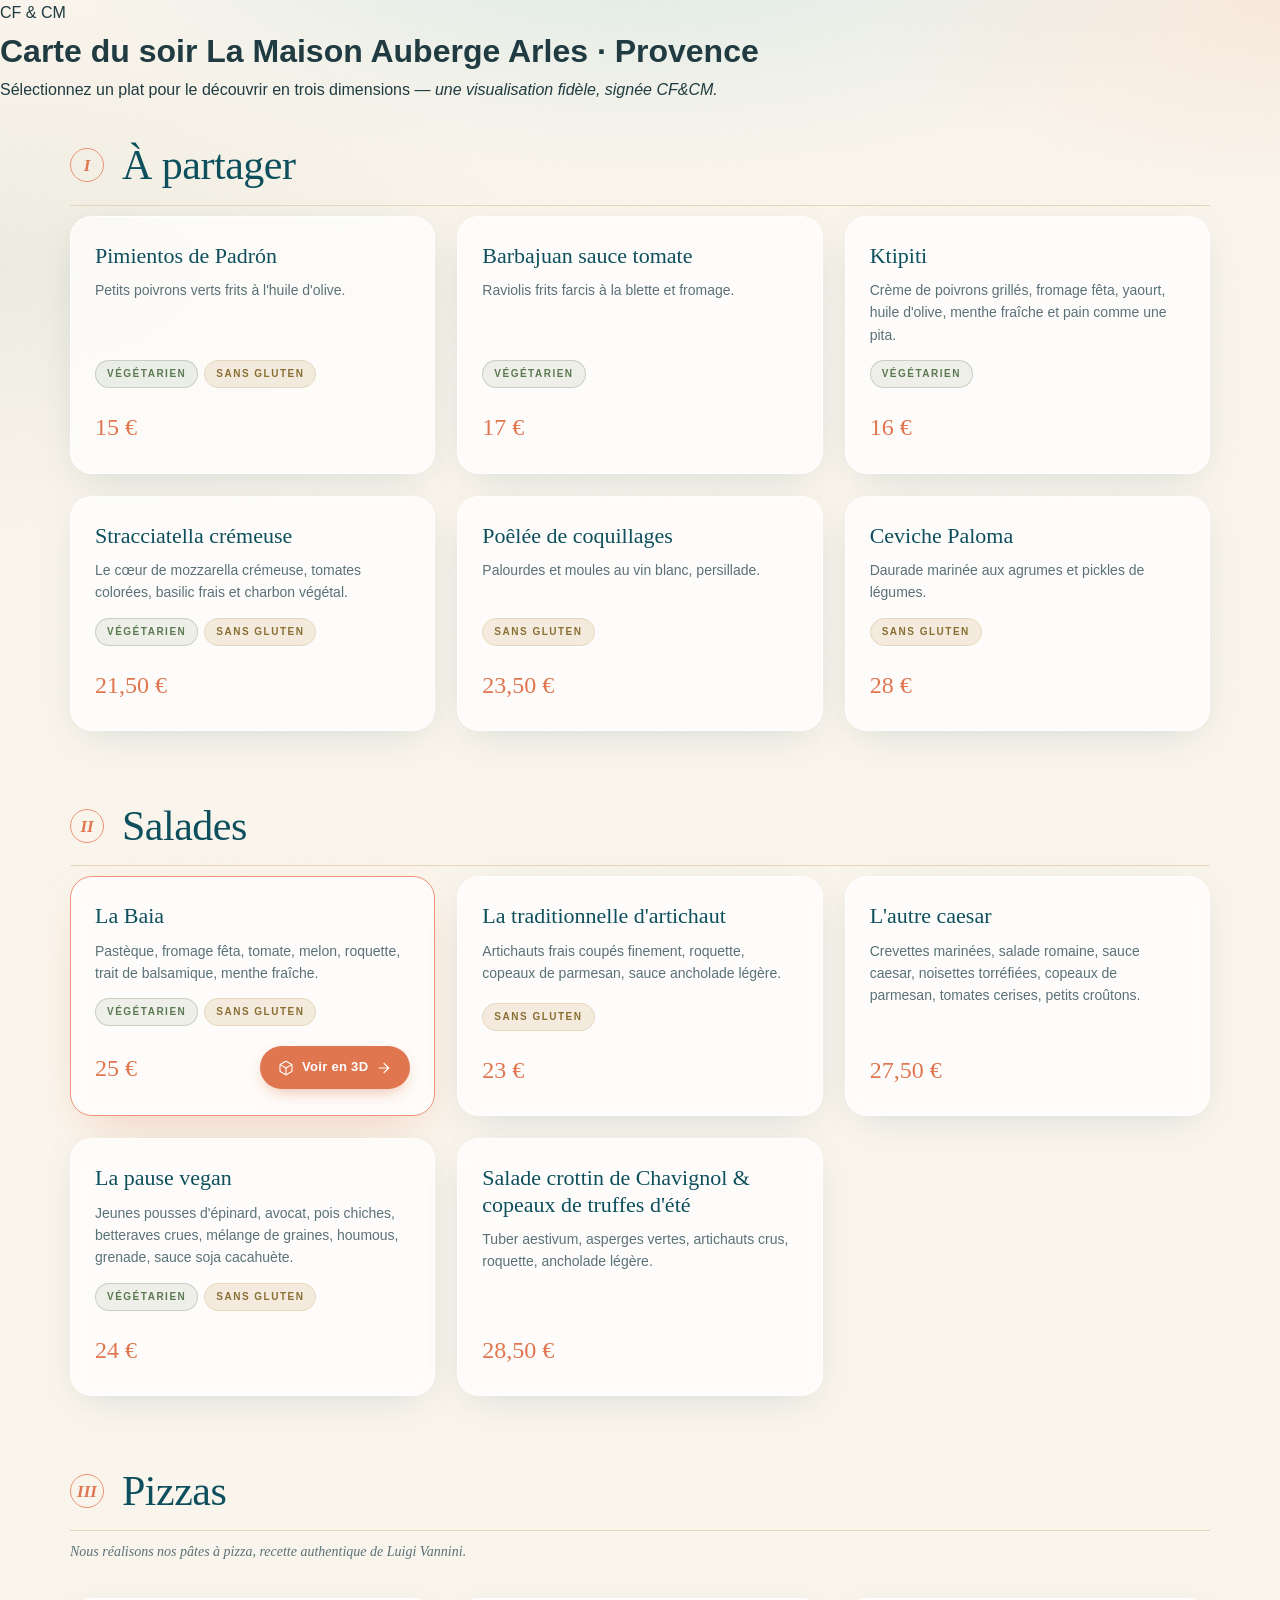
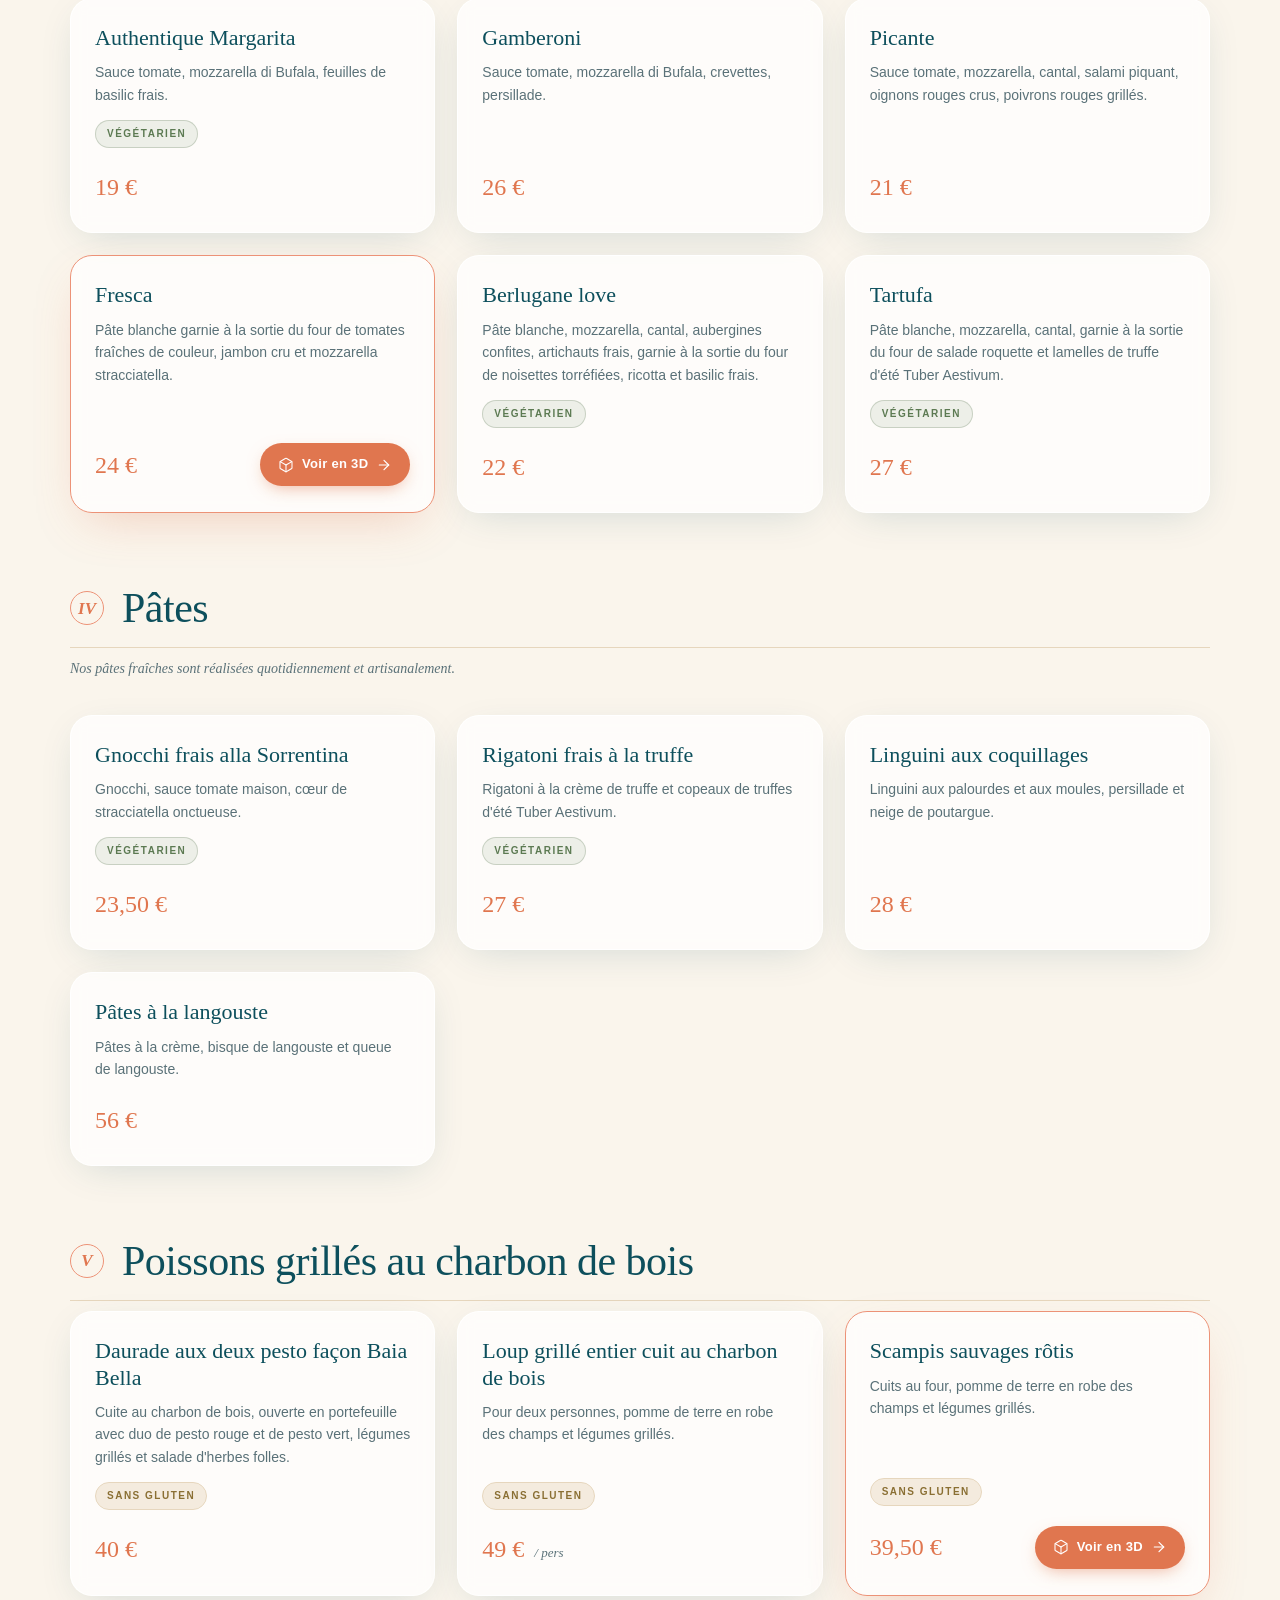
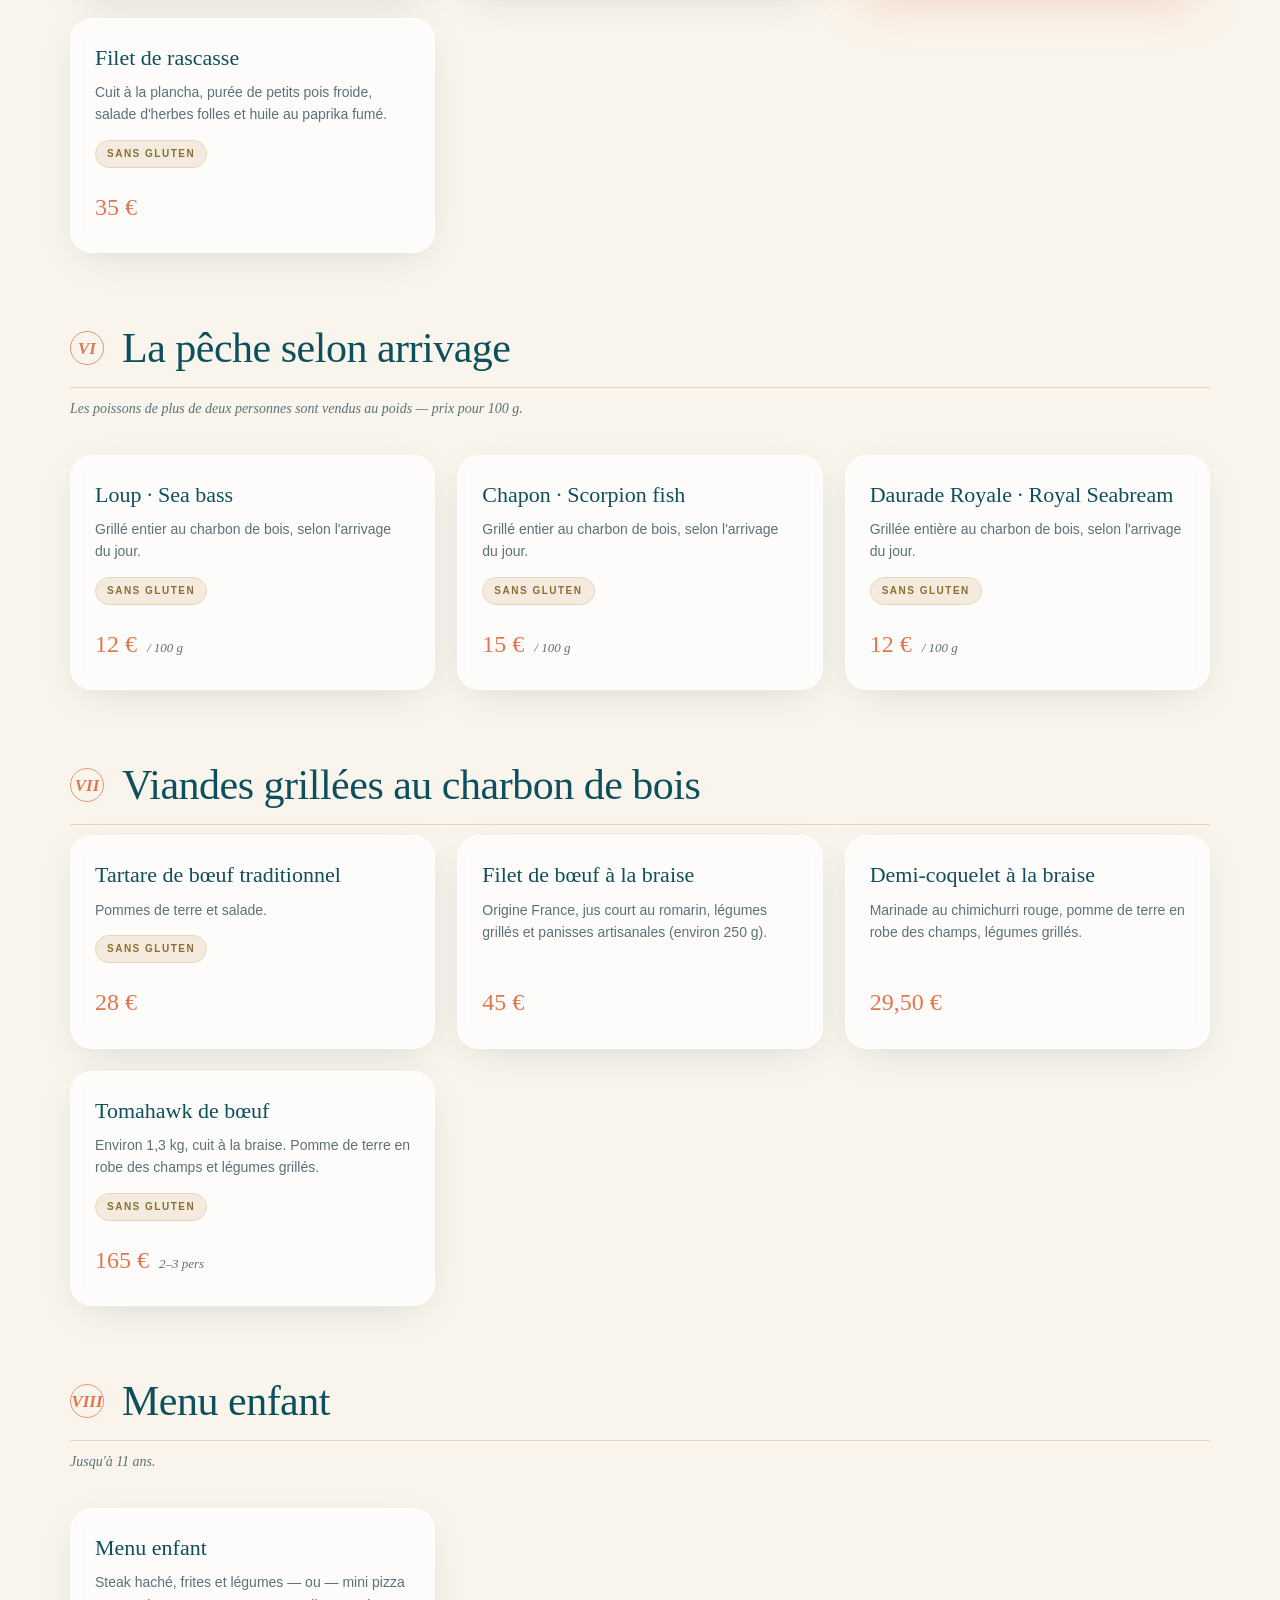
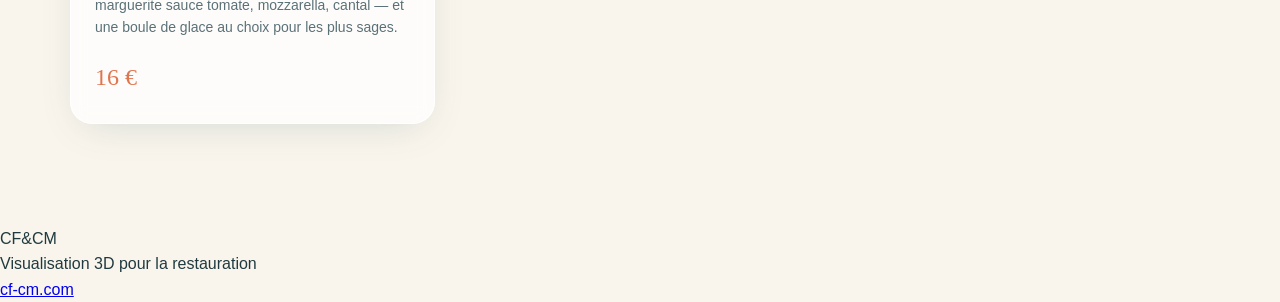
<file: début.html>
<!DOCTYPE html>
<html lang="fr">
<head>
  <meta charset="UTF-8" />
  <meta name="viewport" content="width=device-width, initial-scale=1.0, viewport-fit=cover" />
  <meta name="theme-color" content="#FFFFFF" />
  <meta name="description" content="Carte numérique du restaurant — visualisation 3D des plats par CF&CM" />
  <title>La Maison Auberge — Carte numérique CF&CM</title>

  <link rel="preconnect" href="https://fonts.googleapis.com" />
  <link rel="preconnect" href="https://fonts.gstatic.com" crossorigin />
  <link
    href="https://fonts.googleapis.com/css2?family=Cormorant+Garamond:ital,wght@0,300;0,400;0,500;0,600;1,300;1,400&family=Jost:wght@300;400;500;600&display=swap"
    rel="stylesheet"
  />

  <link rel="stylesheet" href="style.css" />
</head>
<body>
  <!-- ─────────  Header  ───────── -->
  <header class="header" role="banner">
    <div class="brand" aria-label="CF et CM">
      <span class="brand__bracket brand__bracket--tl" aria-hidden="true"></span>
      <span class="brand__bracket brand__bracket--br" aria-hidden="true"></span>
      <span class="brand__text">
        <span class="brand__mono">CF</span>
        <span class="brand__amp">&amp;</span>
        <span class="brand__mono brand__mono--accent">CM</span>
      </span>
    </div>

    <div class="header__divider" aria-hidden="true"></div>

    <h1 class="restaurant">
      <span class="restaurant__eyebrow">Carte du soir</span>
      <span class="restaurant__name">La Maison Auberge</span>
      <span class="restaurant__location">Arles · Provence</span>
    </h1>

    <p class="intro">
      Sélectionnez un plat pour le découvrir en trois dimensions —
      <em>une visualisation fidèle, signée CF&amp;CM.</em>
    </p>
  </header>

  <!-- ─────────  Menu  ───────── -->
  <main class="menu" id="menu" role="main">
    <!-- Sections will be injected by script.js -->
  </main>

  <!-- ─────────  Footer  ───────── -->
  <footer class="footer" role="contentinfo">
    <div class="footer__mark">
      <span class="brand__mono">CF</span><span class="brand__amp">&amp;</span><span class="brand__mono brand__mono--accent">CM</span>
    </div>
    <p class="footer__line">Visualisation 3D pour la restauration</p>
    <p class="footer__line footer__line--muted">
      <a href="https://cf-cm.com" class="footer__link">cf-cm.com</a>
    </p>
  </footer>

  <script src="script.js"></script>
</body>
</html>
</file>
<file: style.css>
/* =================================================================
   CF&CM — Carte numérique Baia Bella
   Identité : Côte d'Azur · plage méditerranéenne · éco-luxe lumineux
   (reprise fidèle de la direction visuelle validée, étendue avec :
    badges régime, mentions de prix, vraie carte 8 sections)
   ================================================================= */

:root {
  /* Palette mer / sable / végétal */
  --azure-deep:   #0d4f5c;   /* bleu méditerranée profond */
  --azure:        #1a7d8f;   /* turquoise mer */
  --azure-light:  #6fc2cf;   /* écume claire */
  --coral:        #e0764f;   /* corail / terracotta accent */
  --coral-soft:   #ec9277;
  --sand:         #f4ead7;
  --sand-deep:    #e6d6bd;
  --cream:        #faf5ec;   /* fond principal */
  --green-olive:  #5c7a52;   /* végétation petite Afrique */
  --ink:          #1f3a40;   /* texte sombre bleuté */
  --ink-soft:     #5a7178;

  --shadow-soft: 0 10px 40px -12px rgba(13, 79, 92, 0.18);
  --shadow-card: 0 18px 50px -18px rgba(13, 79, 92, 0.28);
  --radius: 22px;

  --font-display: 'Fraunces', Georgia, serif;
  --font-body: 'Hanken Grotesk', -apple-system, BlinkMacSystemFont, sans-serif;
}

* { box-sizing: border-box; margin: 0; padding: 0; }

html { scroll-behavior: smooth; -webkit-text-size-adjust: 100%; }

body {
  font-family: var(--font-body);
  color: var(--ink);
  background-color: var(--cream);
  background-image:
    radial-gradient(ellipse 80% 50% at 50% -10%, rgba(111, 194, 207, 0.22), transparent 60%),
    radial-gradient(ellipse 60% 40% at 100% 0%, rgba(224, 118, 79, 0.10), transparent 55%),
    radial-gradient(ellipse 70% 50% at 0% 30%, rgba(92, 122, 82, 0.08), transparent 60%);
  background-attachment: fixed;
  line-height: 1.6;
  overflow-x: hidden;
  position: relative;
}

/* Grain / texture subtile sable */
body::before {
  content: '';
  position: fixed;
  inset: 0;
  z-index: 0;
  pointer-events: none;
  opacity: 0.4;
  background-image: url("data:image/svg+xml,%3Csvg xmlns='http://www.w3.org/2000/svg' width='200' height='200'%3E%3Cfilter id='n'%3E%3CfeTurbulence type='fractalNoise' baseFrequency='0.85' numOctaves='3' stitchTiles='stitch'/%3E%3C/filter%3E%3Crect width='100%25' height='100%25' filter='url(%23n)' opacity='0.04'/%3E%3C/svg%3E");
}

/* ─────────  Reveal animations  ───────── */
[data-reveal] {
  opacity: 0;
  transform: translateY(28px);
  transition: opacity 0.9s cubic-bezier(0.16, 1, 0.3, 1),
              transform 0.9s cubic-bezier(0.16, 1, 0.3, 1);
  transition-delay: calc(var(--reveal-delay, 0) * 90ms);
}
[data-reveal].is-visible { opacity: 1; transform: none; }

@media (prefers-reduced-motion: reduce) {
  html { scroll-behavior: auto; }
  [data-reveal] { opacity: 1; transform: none; transition: none; }
}

/* ─────────  Restaurant hero  ───────── */
.restaurant-hero {
  position: relative;
  z-index: 2;
  text-align: center;
  padding: 48px 24px 40px;
  max-width: 760px;
  margin: 0 auto;
}
.hero-eyebrow {
  font-size: 12px;
  letter-spacing: 6px;
  text-transform: uppercase;
  color: var(--coral);
  font-weight: 600;
  margin-bottom: 18px;
}
.restaurant-name {
  font-family: var(--font-display);
  font-weight: 400;
  font-size: clamp(48px, 13vw, 96px);
  line-height: 0.95;
  letter-spacing: -1px;
  color: var(--azure-deep);
  font-optical-sizing: auto;
  font-variation-settings: 'SOFT' 0, 'WONK' 1;
}
.restaurant-name em { font-style: italic; color: var(--coral); }

.hero-rule {
  display: flex;
  align-items: center;
  justify-content: center;
  gap: 16px;
  margin: 28px auto 22px;
  max-width: 280px;
  color: var(--azure);
}
.rule-line {
  flex: 1;
  height: 1px;
  background: linear-gradient(90deg, transparent, var(--azure-light), transparent);
}
.rule-ornament { width: 26px; height: 26px; flex-shrink: 0; }

.restaurant-sub {
  font-size: 14px;
  letter-spacing: 3px;
  text-transform: uppercase;
  color: var(--ink-soft);
}
.hero-eco {
  display: inline-flex;
  align-items: center;
  gap: 8px;
  margin-top: 26px;
  padding: 9px 18px;
  border: 1px solid rgba(92, 122, 82, 0.4);
  border-radius: 100px;
  font-size: 11px;
  letter-spacing: 2px;
  text-transform: uppercase;
  color: var(--green-olive);
  background: rgba(92, 122, 82, 0.06);
}
.hero-eco svg { width: 15px; height: 15px; }
.hero-intro {
  margin-top: 28px;
  font-size: clamp(15px, 1.9vw, 17px);
  line-height: 1.75;
  color: var(--ink-soft);
}
.hero-intro em { color: var(--azure-deep); font-style: italic; }

/* ─────────  Menu  ───────── */
#menu {
  position: relative;
  z-index: 2;
  max-width: 1180px;
  margin: 0 auto;
  padding: 40px 20px 30px;
}
.menu-section { margin-bottom: 72px; }
.section-header {
  display: flex;
  align-items: baseline;
  gap: 18px;
  margin-bottom: 10px;
  padding-bottom: 16px;
  border-bottom: 1px solid var(--sand-deep);
}
.section-number {
  font-family: var(--font-display);
  font-size: 17px;
  font-weight: 600;
  font-style: italic;
  color: var(--coral);
  min-width: 34px;
  height: 34px;
  display: flex;
  align-items: center;
  justify-content: center;
  border: 1px solid var(--coral-soft);
  border-radius: 50%;
  align-self: center;
  flex-shrink: 0;
}
.section-title {
  font-family: var(--font-display);
  font-weight: 400;
  font-size: clamp(28px, 5vw, 42px);
  color: var(--azure-deep);
  letter-spacing: -0.5px;
  line-height: 1.1;
}
.section-sub {
  font-size: 14px;
  font-style: italic;
  color: var(--ink-soft);
  margin: 0 0 34px;
  font-family: var(--font-display);
}

.menu-grid {
  display: grid;
  grid-template-columns: repeat(auto-fill, minmax(290px, 1fr));
  gap: 22px;
}

/* ─────────  Dish card  ───────── */
.dish-card {
  position: relative;
  background: rgba(255, 255, 255, 0.72);
  backdrop-filter: blur(8px);
  -webkit-backdrop-filter: blur(8px);
  border: 1px solid rgba(255, 255, 255, 0.9);
  border-radius: var(--radius);
  overflow: hidden;
  box-shadow: var(--shadow-soft);
  transition: transform 0.4s cubic-bezier(0.16, 1, 0.3, 1),
              box-shadow 0.4s ease;
  display: flex;
  flex-direction: column;
}
.dish-card:hover { transform: translateY(-6px); box-shadow: var(--shadow-card); }
.dish-card--featured {
  border-color: var(--coral-soft);
  box-shadow: 0 18px 50px -18px rgba(224, 118, 79, 0.35);
}

.dish-body { padding: 26px 24px 26px; display: flex; flex-direction: column; flex: 1; }

.dish-name {
  font-family: var(--font-display);
  font-weight: 500;
  font-size: 22px;
  color: var(--azure-deep);
  line-height: 1.2;
  margin-bottom: 10px;
}
.dish-desc {
  font-size: 14px;
  color: var(--ink-soft);
  line-height: 1.6;
  flex: 1;
}

/* Badges régime — verts comme la végétation, sable pour le sans gluten */
.dish-badges { display: flex; flex-wrap: wrap; gap: 6px; margin-top: 14px; }
.badge {
  font-size: 10px;
  font-weight: 600;
  letter-spacing: 1.5px;
  text-transform: uppercase;
  padding: 5px 11px;
  border-radius: 100px;
}
.badge--veg { color: var(--green-olive); background: rgba(92, 122, 82, 0.10); border: 1px solid rgba(92, 122, 82, 0.25); }
.badge--gf  { color: #8a6f33; background: rgba(230, 214, 189, 0.45); border: 1px solid var(--sand-deep); }

.dish-footer {
  display: flex;
  align-items: center;
  justify-content: space-between;
  gap: 12px;
  margin-top: 20px;
}
.dish-price {
  font-family: var(--font-display);
  font-size: 24px;
  font-weight: 500;
  color: var(--coral);
  white-space: nowrap;
}
.dish-price .price-note {
  font-size: 13px;
  font-style: italic;
  color: var(--ink-soft);
  font-weight: 400;
  margin-left: 4px;
}

/* CTA 3D — uniquement sur les plats actifs */
.dish-cta {
  display: inline-flex;
  align-items: center;
  gap: 8px;
  padding: 11px 18px;
  border-radius: 100px;
  font-size: 13px;
  font-weight: 600;
  letter-spacing: 0.3px;
  border: none;
  cursor: pointer;
  font-family: var(--font-body);
  text-decoration: none;
  transition: transform 0.2s ease, box-shadow 0.2s ease, background 0.2s ease;
  background: var(--azure-deep);
  color: #fff;
  box-shadow: 0 6px 18px -6px rgba(13, 79, 92, 0.6);
}
.dish-cta svg { width: 16px; height: 16px; }
.dish-cta:hover { background: var(--azure); transform: translateY(-2px); }
.dish-cta:active { transform: scale(0.97); }
.dish-card--featured .dish-cta { background: var(--coral); box-shadow: 0 6px 18px -6px rgba(224, 118, 79, 0.6); }
.dish-card--featured .dish-cta:hover { background: var(--coral-soft); }
.cta-label { white-space: nowrap; }

/* ─────────  Mentions  ───────── */
.menu-footnote {
  position: relative;
  z-index: 2;
  text-align: center;
  font-size: 12px;
  color: var(--ink-soft);
  line-height: 1.8;
  max-width: 560px;
  margin: 0 auto;
  padding: 0 24px 60px;
}

/* ─────────  Footer  ───────── */
.site-footer {
  position: relative;
  z-index: 2;
  text-align: center;
  padding: 56px 24px 64px;
  border-top: 1px solid var(--sand-deep);
  background: rgba(255, 255, 255, 0.4);
}
.footer-mark {
  font-family: var(--font-display);
  font-weight: 600;
  font-size: 22px;
  letter-spacing: 5px;
  color: var(--azure-deep);
  margin-bottom: 12px;
}
.site-footer p { font-size: 13px; color: var(--ink-soft); letter-spacing: 1px; }
.footer-contact {
  margin-top: 18px;
  font-size: 13px;
  letter-spacing: 1.5px;
  color: var(--azure);
}
.footer-fine { margin-top: 20px; font-size: 12px; }
.footer-fine a { color: var(--coral); text-decoration: none; }
.footer-fine a:hover { text-decoration: underline; }

@media (max-width: 600px) {
  .menu-grid { grid-template-columns: 1fr; }
  .restaurant-hero { padding: 36px 20px 30px; }
  .menu-section { margin-bottom: 56px; }
}
</file>
